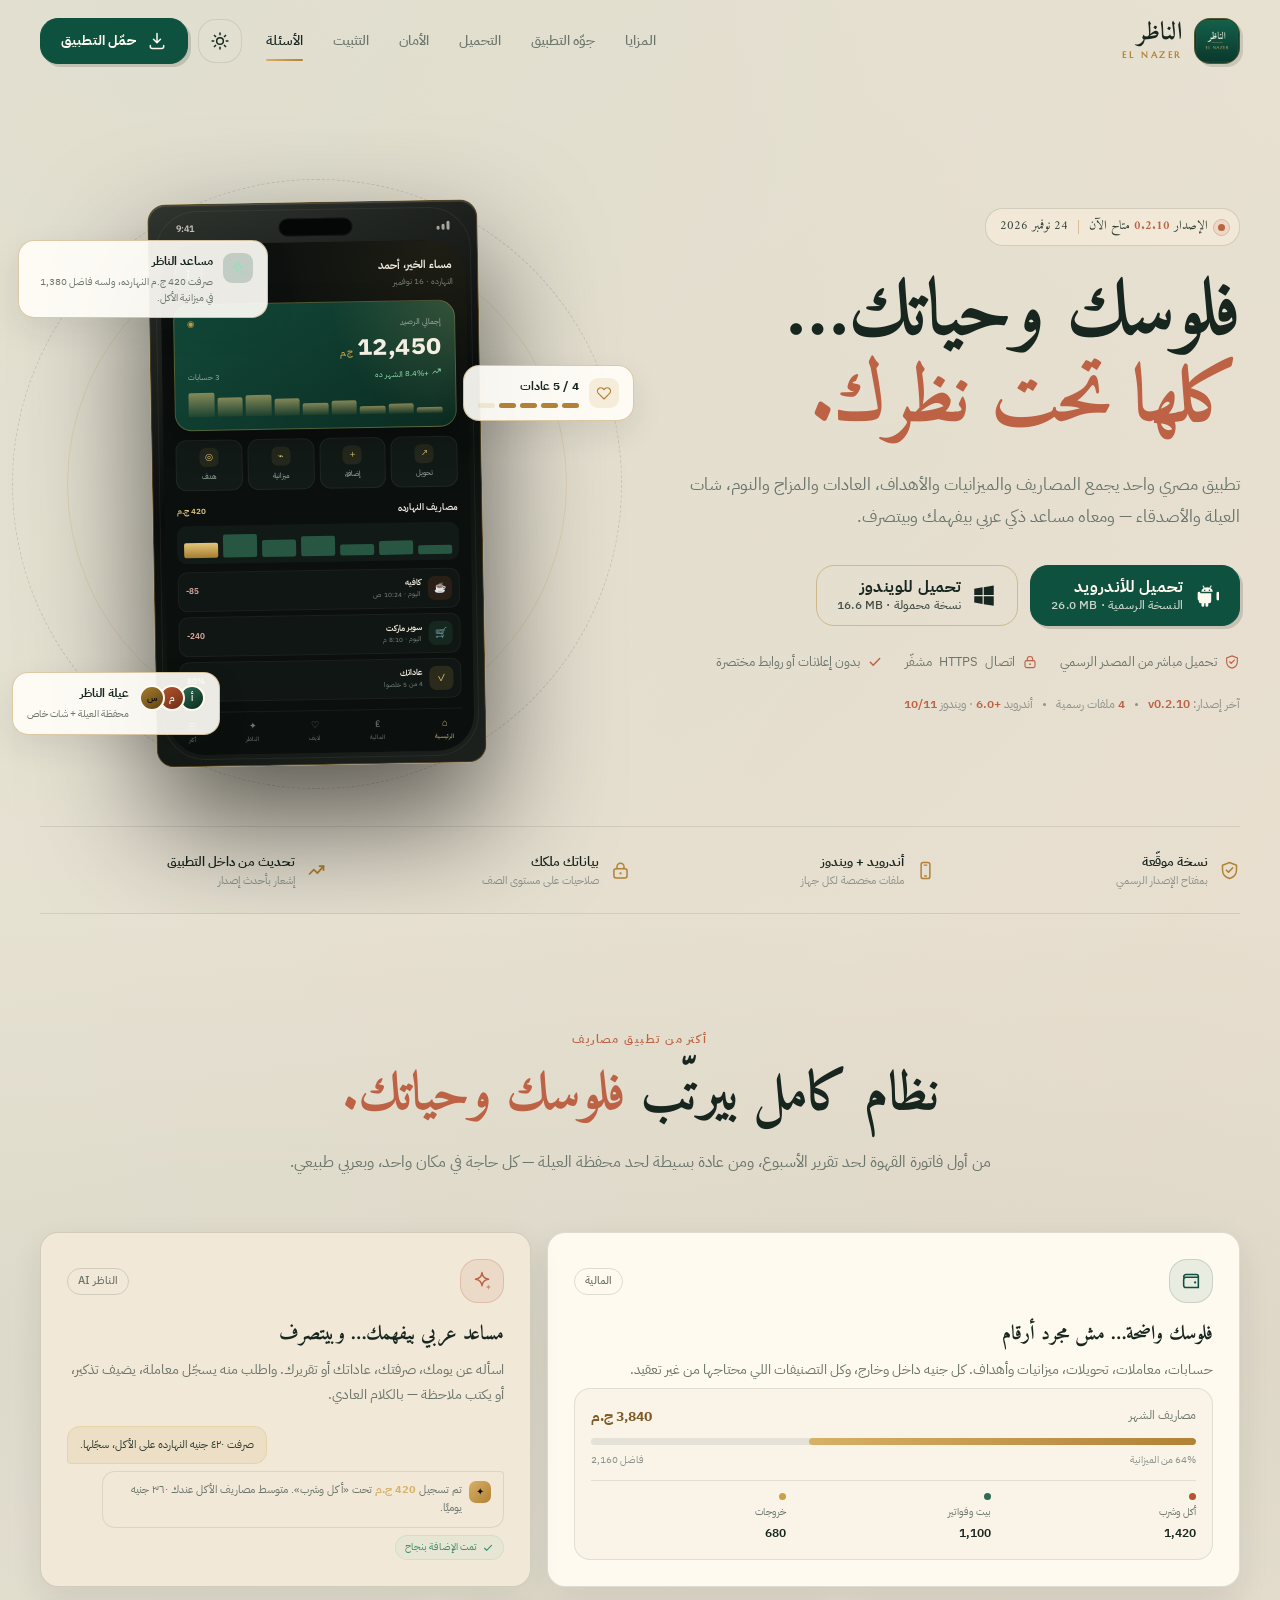
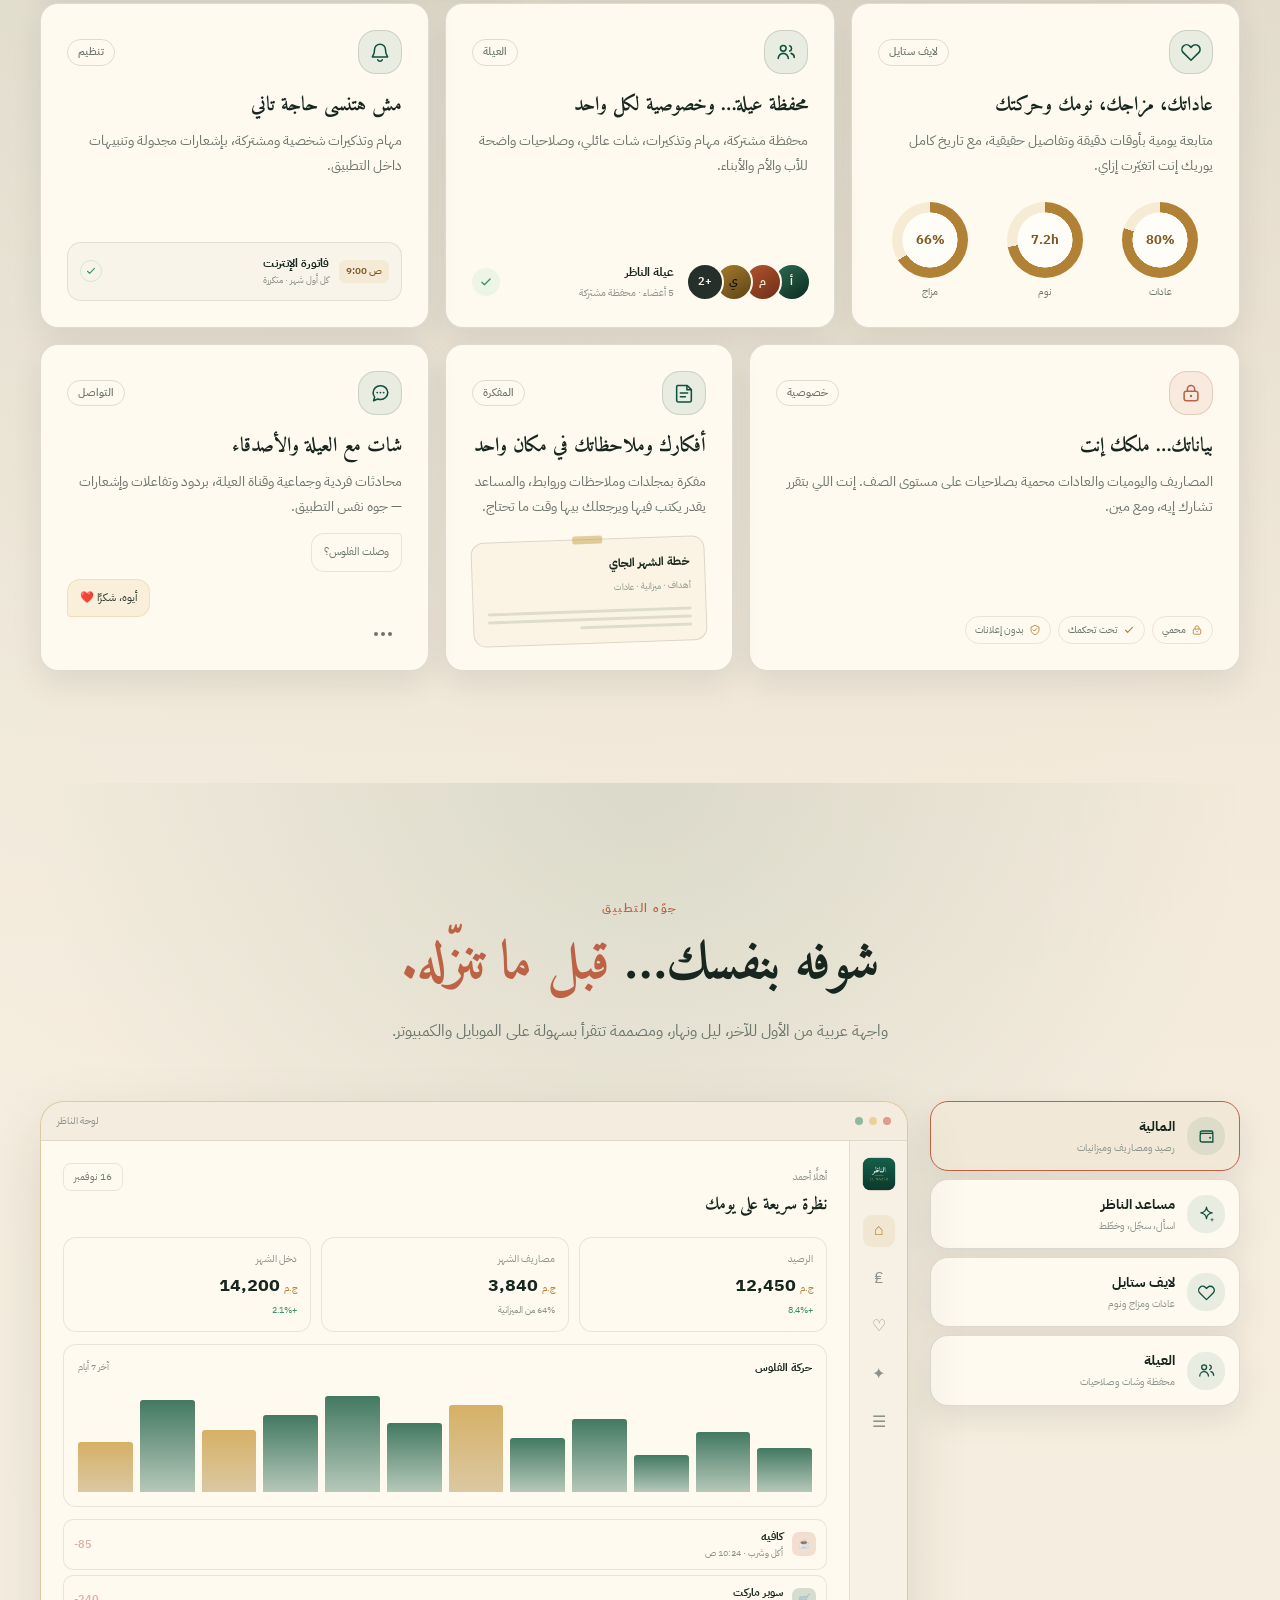
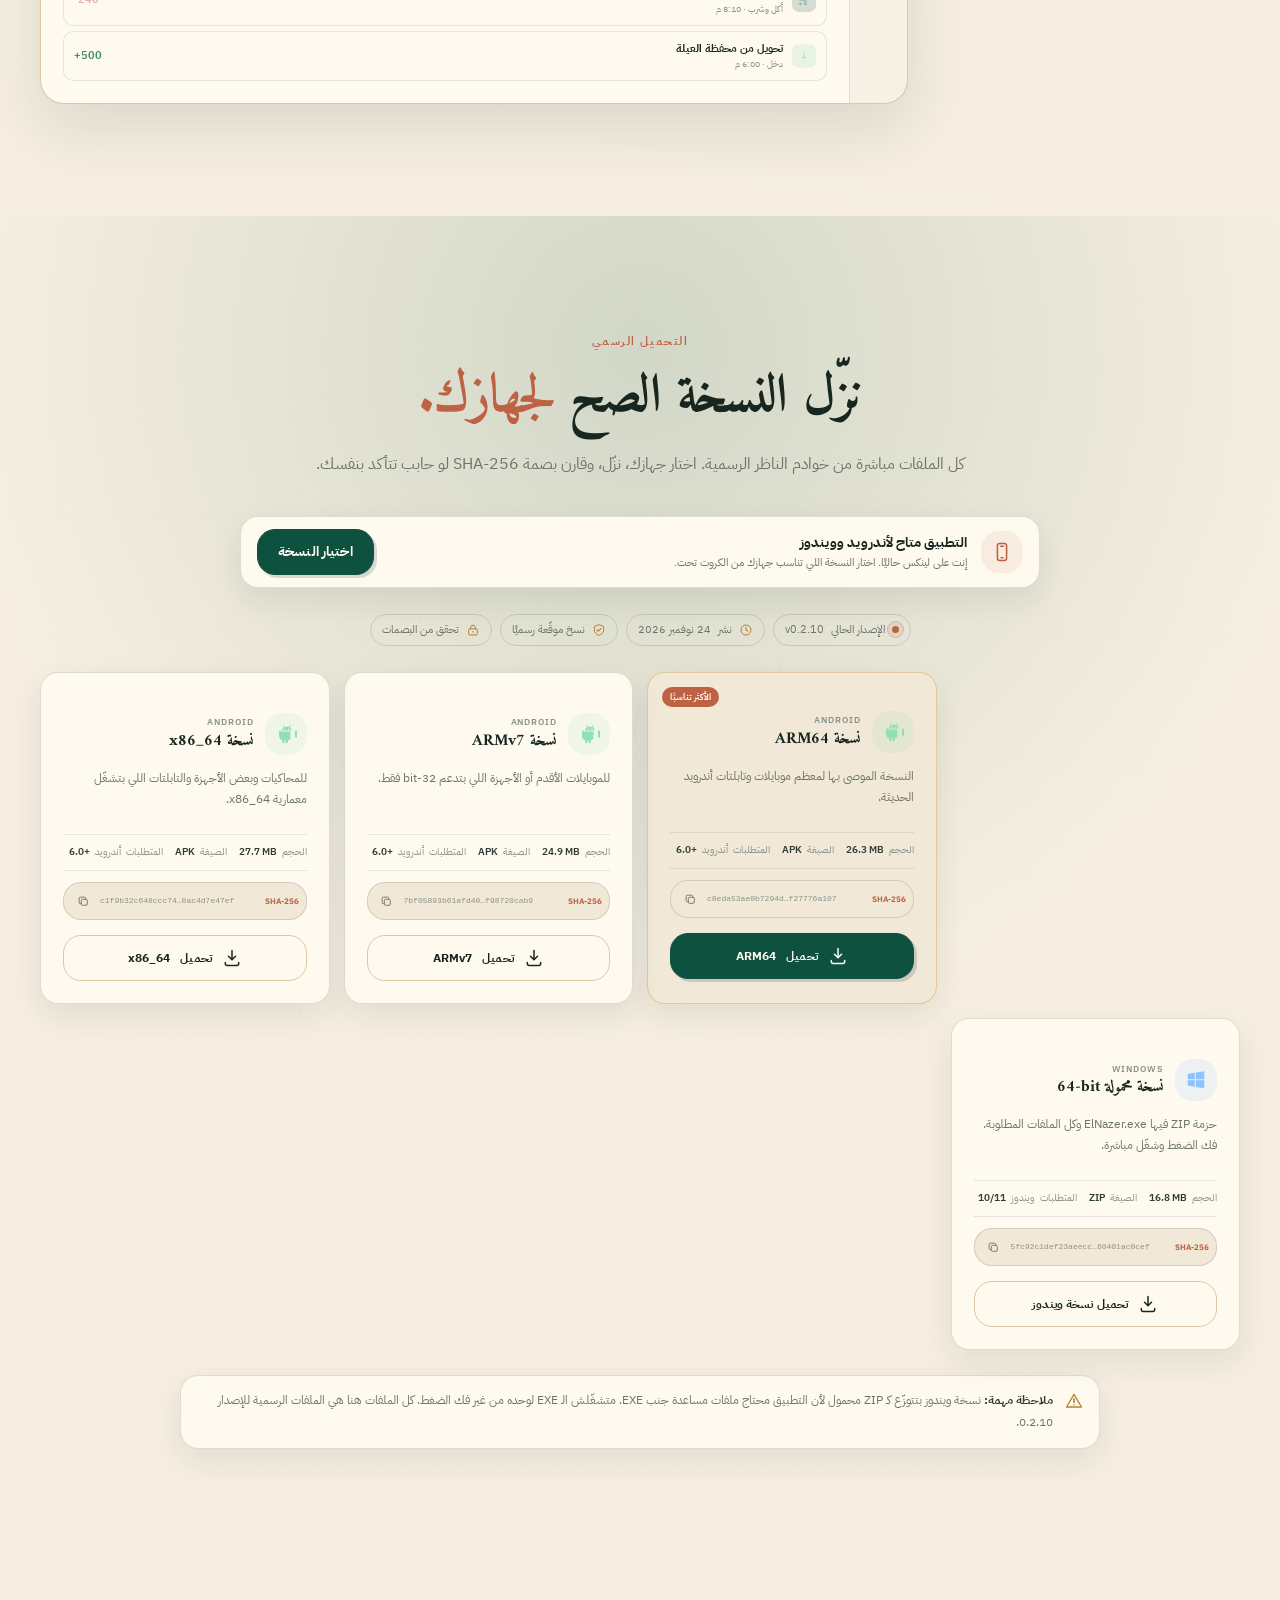
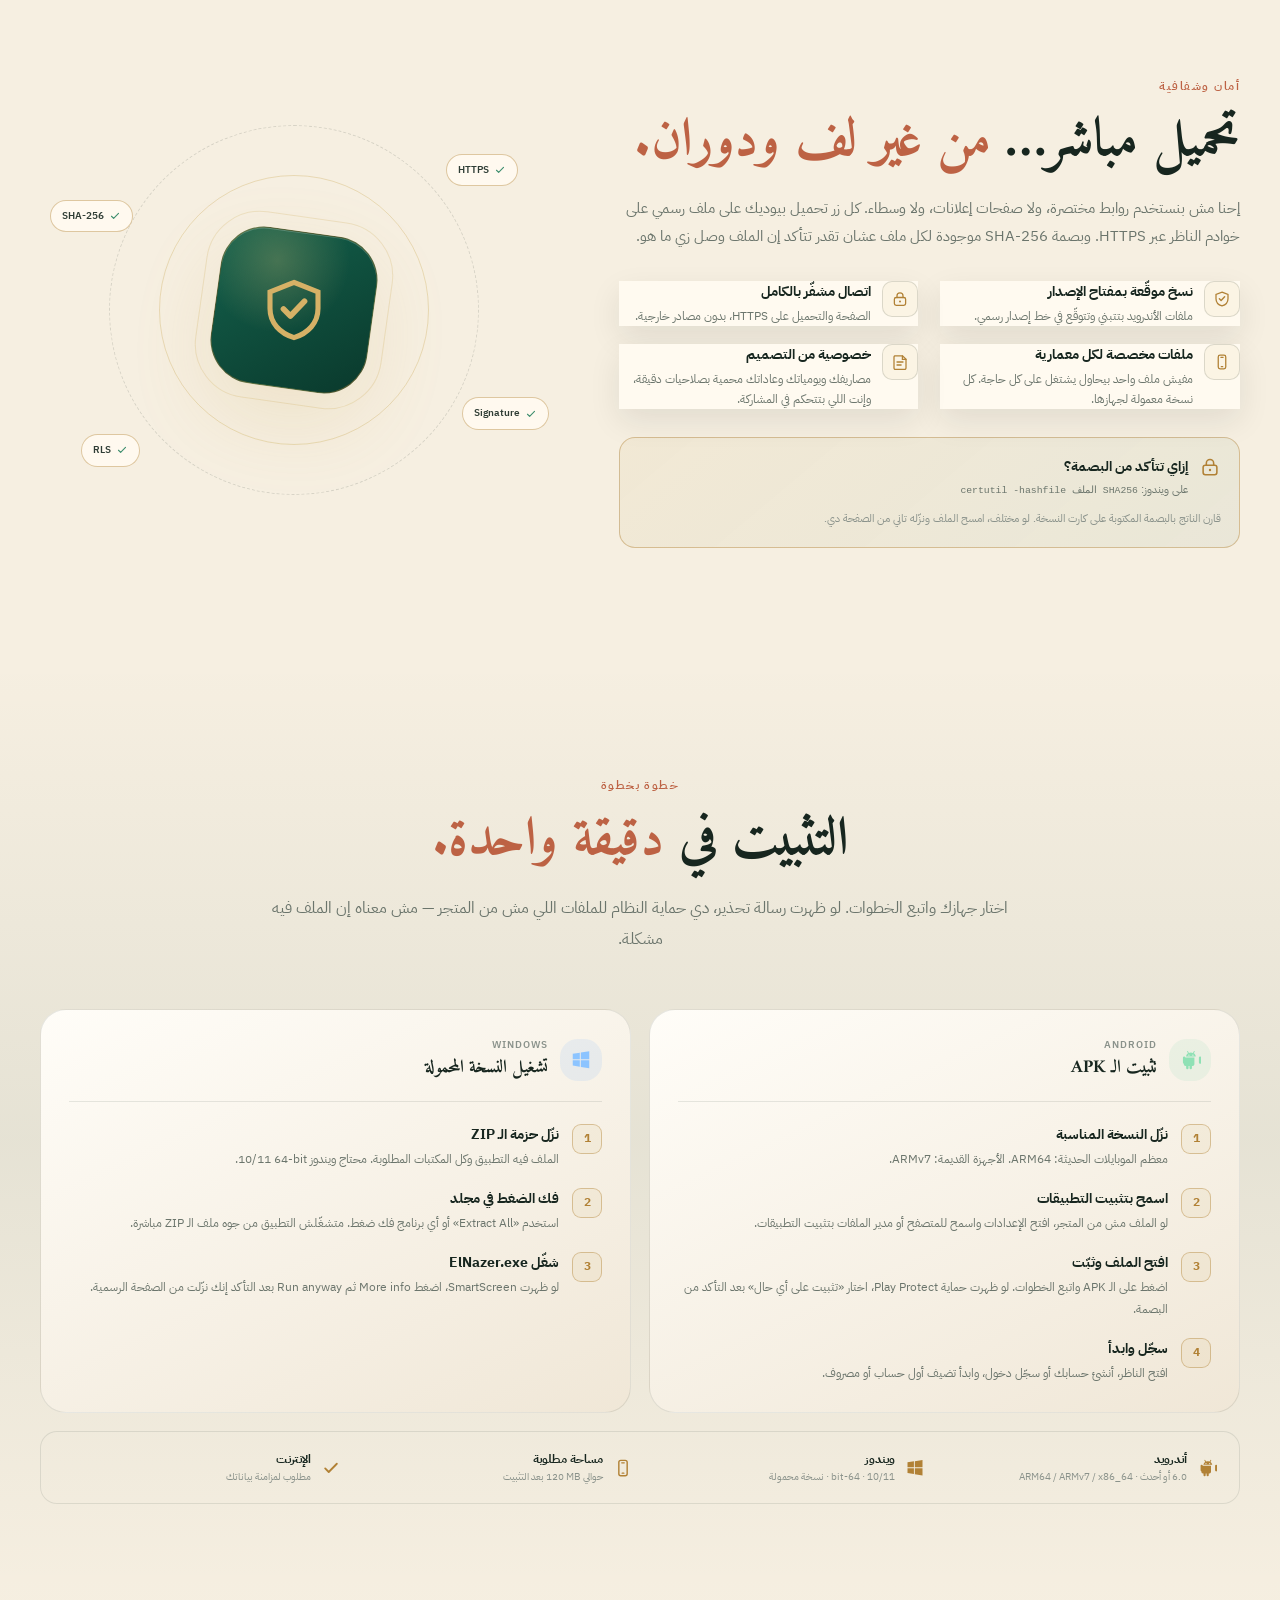
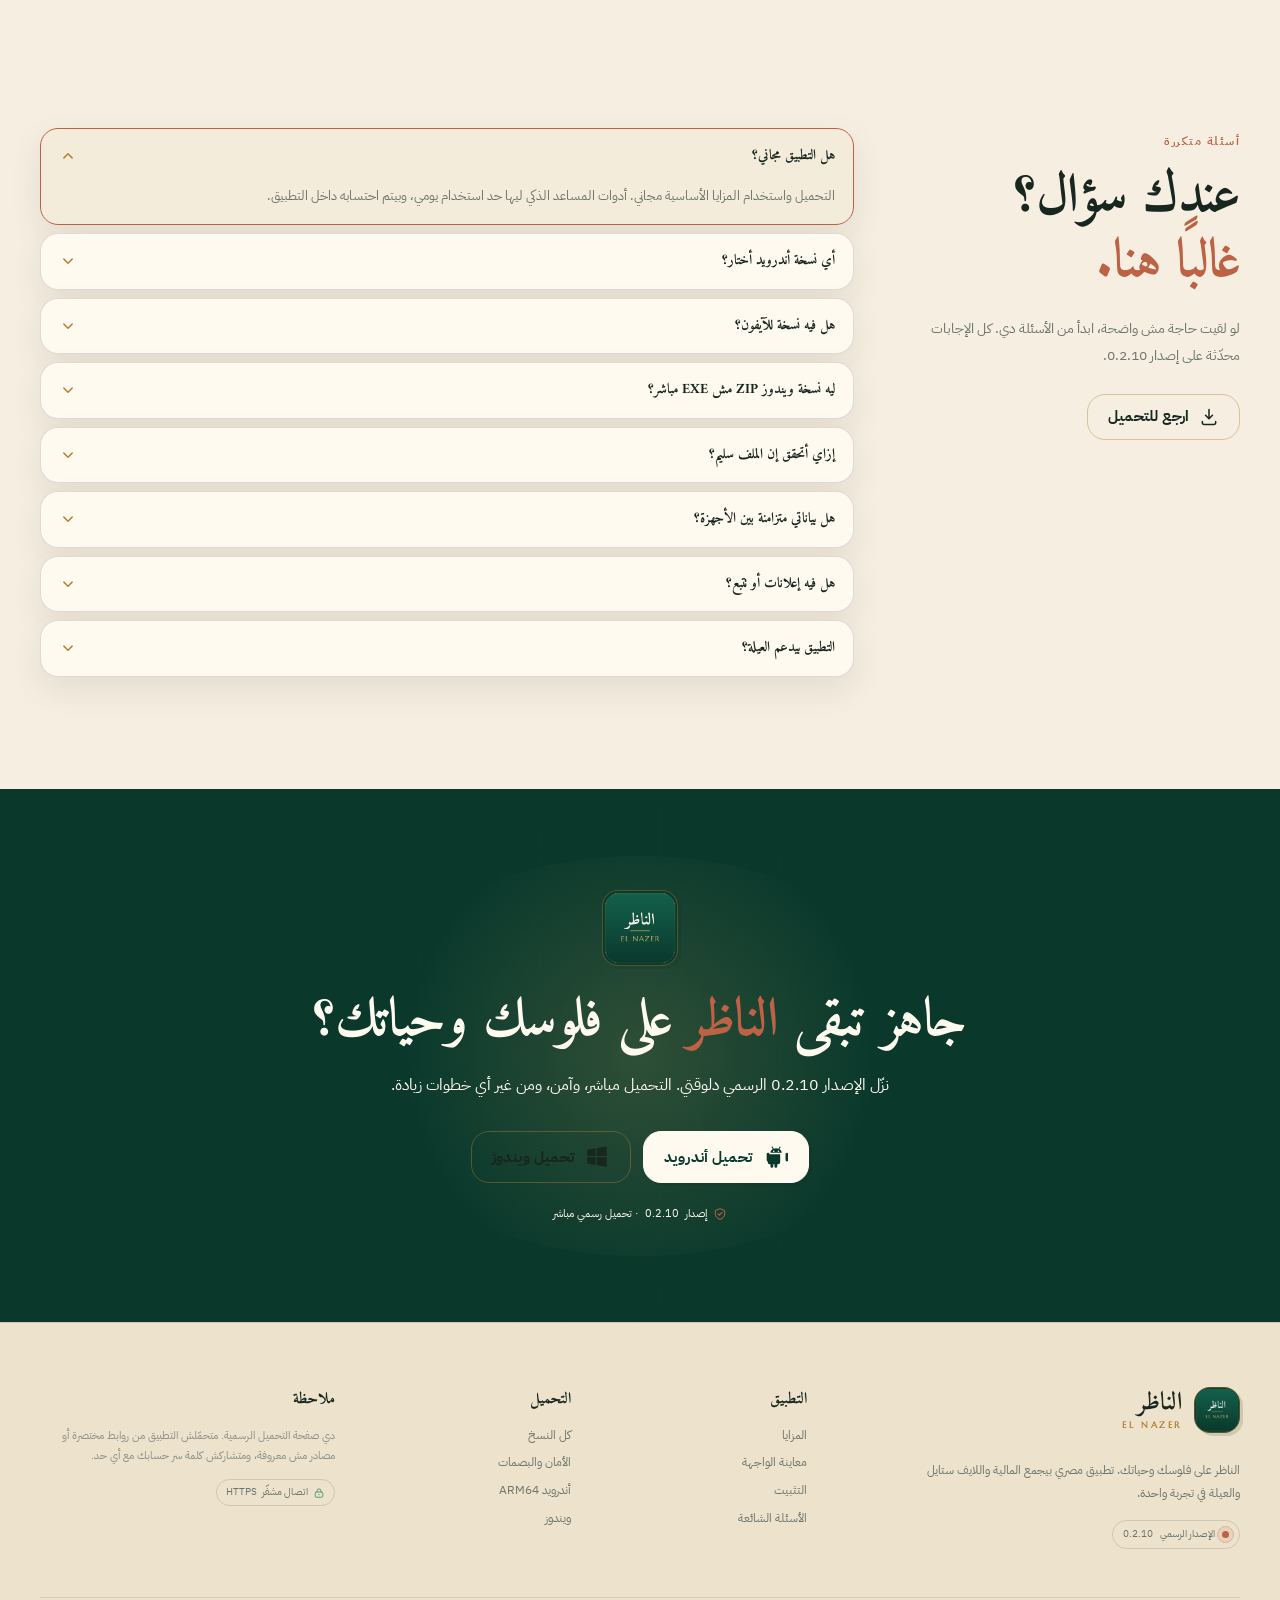
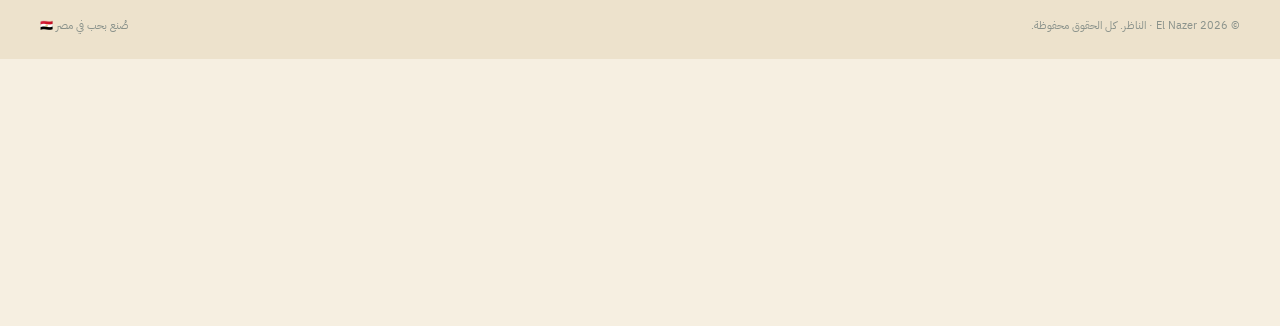
<file: index.html>
<!DOCTYPE html>
<html lang="ar" dir="rtl" data-theme="light">
<head>
  <meta charset="utf-8">
  <meta name="viewport" content="width=device-width, initial-scale=1, viewport-fit=cover">
  <title>تحميل تطبيق الناظر | El Nazer 0.2.10 — أندرويد وويندوز</title>
  <meta name="description" content="حمّل تطبيق الناظر 0.2.10 الرسمي. تطبيق مصري للمصاريف والميزانيات والعادات والشات العائلي مع مساعد ذكي عربي. تحميل مباشر وآمن لأندرويد (ARM64 وARMv7 وx86_64) وويندوز.">
  <meta name="theme-color" content="#F6EFE1">
  <meta name="color-scheme" content="light dark">
  <meta name="referrer" content="strict-origin-when-cross-origin">
  <meta http-equiv="Content-Security-Policy" content="default-src 'self'; base-uri 'none'; form-action 'none'; object-src 'none'; img-src 'self' data:; font-src 'self'; style-src 'self' 'unsafe-inline'; script-src 'self'; connect-src 'self'; manifest-src 'self'; upgrade-insecure-requests">
  <meta property="og:type" content="website">
  <meta property="og:locale" content="ar_EG">
  <meta property="og:site_name" content="El Nazer — الناظر">
  <meta property="og:title" content="الناظر 0.2.10 — فلوسك وحياتك تحت نظرك">
  <meta property="og:description" content="تحميل رسمي ومباشر لتطبيق الناظر لأندرويد وويندوز. مصاريف، ميزانيات، عادات، عيلة، ومساعد ذكي عربي.">
  <meta property="og:image" content="./assets/brand/app_icon.png">
  <meta name="twitter:card" content="summary_large_image">
  <meta name="twitter:title" content="تحميل تطبيق الناظر 0.2.10">
  <meta name="twitter:description" content="مصاريفك، عاداتك، عيلتك، ومساعدك الذكي في تطبيق واحد. تحميل مباشر لأندرويد وويندوز.">
  <meta name="twitter:image" content="./assets/brand/app_icon.png">
  <link rel="icon" href="./assets/brand/app_icon.png" type="image/png">
  <link rel="apple-touch-icon" href="./assets/brand/app_icon.png">
  <link rel="manifest" href="./site.webmanifest">
  <link rel="stylesheet" href="./assets/css/style.css">
  <link rel="stylesheet" href="./assets/css/cairo.css">
  <script src="./assets/js/app.js" defer></script>
</head>
<body>
  <a class="skip-link" href="#main">تخطَّ إلى المحتوى</a>

  <div class="reading-progress" aria-hidden="true"><span id="readingProgress"></span></div>

  <svg class="svg-sprite" aria-hidden="true" focusable="false">
    <symbol id="i-android" viewBox="0 0 24 24"><path d="M7.2 9.4h9.6v7.2a2 2 0 0 1-2 2h-.7v2.1a1.3 1.3 0 1 1-2.6 0v-2.1h-1.1v2.1a1.3 1.3 0 1 1-2.6 0v-2.1h-.6a2 2 0 0 1-2-2V9.4Zm-2.9 0a1.3 1.3 0 0 1 2.6 0v5.4a1.3 1.3 0 1 1-2.6 0V9.4Zm17.4 0a1.3 1.3 0 0 1 2.6 0v5.4a1.3 1.3 0 1 1-2.6 0V9.4ZM7.7 8.1c.2-1.4 1-2.6 2.2-3.4l-1-1.7a.5.5 0 0 1 .9-.5l1 1.8a5.6 5.6 0 0 1 4.4 0l1-1.8a.5.5 0 0 1 .9.5l-1 1.7c1.2.8 2 2 2.2 3.4H7.7Zm3.1-2.1a.7.7 0 1 0 0 1.4.7.7 0 0 0 0-1.4Zm4.4 0a.7.7 0 1 0 0 1.4.7.7 0 0 0 0-1.4Z"/></symbol>
    <symbol id="i-windows" viewBox="0 0 24 24"><path d="M3 5.2 10.7 4v7.1H3V5.2Zm8.8-1.3L21 2.4v8.7h-9.2V3.9ZM3 12.2h7.7v7.1L3 18.1v-5.9Zm8.8 0H21v8.7l-9.2-1.4v-7.3Z"/></symbol>
    <symbol id="i-download" viewBox="0 0 24 24"><path d="M12 3v11.2m0 0 4.2-4.2M12 14.2 7.8 10M4 17.5v1.2A2.3 2.3 0 0 0 6.3 21h11.4a2.3 2.3 0 0 0 2.3-2.3v-1.2" fill="none" stroke="currentColor" stroke-width="1.8" stroke-linecap="round" stroke-linejoin="round"/></symbol>
    <symbol id="i-shield" viewBox="0 0 24 24"><path d="M12 2.8 20 6v5.5c0 4.9-3.4 8.3-8 9.7-4.6-1.4-8-4.8-8-9.7V6l8-3.2Z" fill="none" stroke="currentColor" stroke-width="1.7"/><path d="m8.5 11.7 2.3 2.3 4.7-4.9" fill="none" stroke="currentColor" stroke-width="1.9" stroke-linecap="round" stroke-linejoin="round"/></symbol>
    <symbol id="i-check" viewBox="0 0 24 24"><path d="m5 12.5 4.3 4.3L19 6.9" fill="none" stroke="currentColor" stroke-width="2.2" stroke-linecap="round" stroke-linejoin="round"/></symbol>
    <symbol id="i-copy" viewBox="0 0 24 24"><rect x="8" y="8" width="11" height="11" rx="2.2" fill="none" stroke="currentColor" stroke-width="1.7"/><path d="M16 8V6.2A2.2 2.2 0 0 0 13.8 4H6.2A2.2 2.2 0 0 0 4 6.2v7.6A2.2 2.2 0 0 0 6.2 16H8" fill="none" stroke="currentColor" stroke-width="1.7"/></symbol>
    <symbol id="i-wallet" viewBox="0 0 24 24"><path d="M4 7.5A2.5 2.5 0 0 1 6.5 5H18a2 2 0 0 1 2 2v1H6.5A2.5 2.5 0 0 0 4 10.5v6A2.5 2.5 0 0 0 6.5 19H20V9" fill="none" stroke="currentColor" stroke-width="1.7" stroke-linecap="round"/><circle cx="16.5" cy="13.5" r="1.2" fill="currentColor"/></symbol>
    <symbol id="i-chart" viewBox="0 0 24 24"><path d="M4 20V4m0 16h16" fill="none" stroke="currentColor" stroke-width="1.7" stroke-linecap="round"/><path d="M7.5 16v-4.5M12 16V7.5M16.5 16v-7" fill="none" stroke="currentColor" stroke-width="2.2" stroke-linecap="round"/></symbol>
    <symbol id="i-spark" viewBox="0 0 24 24"><path d="M12 2.8c.6 4.8 2.4 6.6 7.2 7.2-4.8.6-6.6 2.4-7.2 7.2-.6-4.8-2.4-6.6-7.2-7.2 4.8-.6 6.6-2.4 7.2-7.2Z" fill="none" stroke="currentColor" stroke-width="1.6" stroke-linejoin="round"/><path d="M19 15.5c.3 2.1 1 2.8 3.1 3.1-2.1.3-2.8 1-3.1 3.1-.3-2.1-1-2.8-3.1-3.1 2.1-.3 2.8-1 3.1-3.1Z" fill="currentColor" opacity=".7"/></symbol>
    <symbol id="i-heart" viewBox="0 0 24 24"><path d="M20.4 5.6a5 5 0 0 0-7.1 0L12 6.9l-1.3-1.3a5 5 0 0 0-7.1 7.1L12 21l8.4-8.3a5 5 0 0 0 0-7.1Z" fill="none" stroke="currentColor" stroke-width="1.7" stroke-linejoin="round"/></symbol>
    <symbol id="i-users" viewBox="0 0 24 24"><circle cx="9" cy="8" r="3.1" fill="none" stroke="currentColor" stroke-width="1.7"/><path d="M3.5 19a5.5 5.5 0 0 1 11 0M16 5.2a3 3 0 0 1 0 5.7M17.5 13.5A4.6 4.6 0 0 1 21 18" fill="none" stroke="currentColor" stroke-width="1.7" stroke-linecap="round"/></symbol>
    <symbol id="i-bell" viewBox="0 0 24 24"><path d="M18 9.5a6 6 0 0 0-12 0c0 6-2.3 6.5-2.3 8h16.6c0-1.5-2.3-2-2.3-8Z" fill="none" stroke="currentColor" stroke-width="1.7" stroke-linejoin="round"/><path d="M9.5 20.5a2.7 2.7 0 0 0 5 0" fill="none" stroke="currentColor" stroke-width="1.7" stroke-linecap="round"/></symbol>
    <symbol id="i-lock" viewBox="0 0 24 24"><rect x="4.5" y="10" width="15" height="10.5" rx="2.4" fill="none" stroke="currentColor" stroke-width="1.7"/><path d="M8 10V7.8a4 4 0 0 1 8 0V10" fill="none" stroke="currentColor" stroke-width="1.7" stroke-linecap="round"/><circle cx="12" cy="15.2" r="1.3" fill="currentColor"/></symbol>
    <symbol id="i-note" viewBox="0 0 24 24"><path d="M5 3.8h10.5L20 8.3V20a1.8 1.8 0 0 1-1.8 1.8H5.8A1.8 1.8 0 0 1 4 20V5.6a1.8 1.8 0 0 1 1-1.8Z" fill="none" stroke="currentColor" stroke-width="1.7" stroke-linejoin="round"/><path d="M15.2 4v4.5H20M8 12h8M8 16h5.5" fill="none" stroke="currentColor" stroke-width="1.7" stroke-linecap="round"/></symbol>
    <symbol id="i-chat" viewBox="0 0 24 24"><path d="M20.5 11.5a7.8 7.8 0 0 1-8 7.6 8.6 8.6 0 0 1-3-.5L5 20.5l1.2-4a7.4 7.4 0 0 1-1.7-5A7.8 7.8 0 0 1 12.5 4a7.8 7.8 0 0 1 8 7.5Z" fill="none" stroke="currentColor" stroke-width="1.7" stroke-linejoin="round"/><circle cx="9" cy="11.5" r="1" fill="currentColor"/><circle cx="12.5" cy="11.5" r="1" fill="currentColor"/><circle cx="16" cy="11.5" r="1" fill="currentColor"/></symbol>
    <symbol id="i-arrow" viewBox="0 0 24 24"><path d="M19 12H5m0 0 5.5-5.5M5 12l5.5 5.5" fill="none" stroke="currentColor" stroke-width="1.9" stroke-linecap="round" stroke-linejoin="round"/></symbol>
    <symbol id="i-sun" viewBox="0 0 24 24"><circle cx="12" cy="12" r="4" fill="none" stroke="currentColor" stroke-width="1.8"/><path d="M12 2.5v2M12 19.5v2M2.5 12h2M19.5 12h2M5.3 5.3l1.4 1.4M17.3 17.3l1.4 1.4M18.7 5.3l-1.4 1.4M6.7 17.3l-1.4 1.4" fill="none" stroke="currentColor" stroke-width="1.8" stroke-linecap="round"/></symbol>
    <symbol id="i-moon" viewBox="0 0 24 24"><path d="M20.5 14.2A8.6 8.6 0 0 1 9.8 3.5a8.7 8.7 0 1 0 10.7 10.7Z" fill="none" stroke="currentColor" stroke-width="1.8" stroke-linejoin="round"/></symbol>
    <symbol id="i-menu" viewBox="0 0 24 24"><path d="M4 7h16M4 12h16M4 17h16" fill="none" stroke="currentColor" stroke-width="1.9" stroke-linecap="round"/></symbol>
    <symbol id="i-close" viewBox="0 0 24 24"><path d="m6 6 12 12M18 6 6 18" fill="none" stroke="currentColor" stroke-width="1.9" stroke-linecap="round"/></symbol>
    <symbol id="i-chevron" viewBox="0 0 24 24"><path d="m6.5 9.5 5.5 5.5 5.5-5.5" fill="none" stroke="currentColor" stroke-width="1.9" stroke-linecap="round" stroke-linejoin="round"/></symbol>
    <symbol id="i-clock" viewBox="0 0 24 24"><circle cx="12" cy="12" r="8.6" fill="none" stroke="currentColor" stroke-width="1.7"/><path d="M12 7.2V12l3.2 2" fill="none" stroke="currentColor" stroke-width="1.8" stroke-linecap="round"/></symbol>
    <symbol id="i-device" viewBox="0 0 24 24"><rect x="7" y="2.8" width="10" height="18.4" rx="2.4" fill="none" stroke="currentColor" stroke-width="1.7"/><path d="M10.5 5.8h3M11 18.2h2" fill="none" stroke="currentColor" stroke-width="1.6" stroke-linecap="round"/></symbol>
    <symbol id="i-trend" viewBox="0 0 24 24"><path d="m4 16 5-5 4 4 7-8" fill="none" stroke="currentColor" stroke-width="2" stroke-linecap="round" stroke-linejoin="round"/><path d="M15.5 7H20v4.5" fill="none" stroke="currentColor" stroke-width="2" stroke-linecap="round" stroke-linejoin="round"/></symbol>
    <symbol id="i-alert" viewBox="0 0 24 24"><path d="M12 3.2 22 20H2L12 3.2Z" fill="none" stroke="currentColor" stroke-width="1.7" stroke-linejoin="round"/><path d="M12 9v5" fill="none" stroke="currentColor" stroke-width="2" stroke-linecap="round"/><circle cx="12" cy="17" r="1.1" fill="currentColor"/></symbol>
  </svg>

  <header class="site-header" id="top">
    <div class="container header-inner">
      <a class="brand" href="#top" aria-label="الناظر — الرئيسية">
        <img src="./assets/brand/app_icon.png" width="46" height="46" alt="" class="brand-mark">
        <span class="brand-copy">
          <strong>الناظر</strong>
          <small>EL NAZER</small>
        </span>
      </a>
      <nav class="desktop-nav" aria-label="التنقل الرئيسي">
        <a href="#features">المزايا</a>
        <a href="#preview">جوّه التطبيق</a>
        <a href="#download">التحميل</a>
        <a href="#security">الأمان</a>
        <a href="#install">التثبيت</a>
        <a href="#faq">الأسئلة</a>
      </nav>
      <div class="header-actions">
        <button class="icon-button theme-button" id="themeToggle" type="button" aria-label="تبديل الوضع الليلي والنهاري" aria-pressed="false">
          <svg class="theme-icon theme-icon-moon" aria-hidden="true"><use href="#i-moon"/></svg>
          <svg class="theme-icon theme-icon-sun" aria-hidden="true"><use href="#i-sun"/></svg>
        </button>
        <a class="button button-primary button-compact desktop-cta" href="#download">
          <svg aria-hidden="true"><use href="#i-download"/></svg>
          حمّل التطبيق
        </a>
        <button class="icon-button menu-button" id="menuToggle" type="button" aria-label="فتح القائمة" aria-expanded="false" aria-controls="mobileMenu">
          <svg class="menu-icon-open" aria-hidden="true"><use href="#i-menu"/></svg>
          <svg class="menu-icon-close" aria-hidden="true"><use href="#i-close"/></svg>
        </button>
      </div>
    </div>
    <div class="mobile-menu" id="mobileMenu" hidden>
      <nav class="container mobile-nav" aria-label="التنقل على الموبايل">
        <a href="#features">المزايا</a>
        <a href="#preview">جوّه التطبيق</a>
        <a href="#download">التحميل</a>
        <a href="#security">الأمان</a>
        <a href="#install">التثبيت</a>
        <a href="#faq">الأسئلة</a>
        <a class="button button-primary" href="#download"><svg aria-hidden="true"><use href="#i-download"/></svg> حمّل التطبيق</a>
      </nav>
    </div>
  </header>

  <main id="main">
    <section class="hero" aria-labelledby="heroTitle">
      <div class="hero-mashrabiya" aria-hidden="true"></div>
      <div class="hero-glow hero-glow-one" aria-hidden="true"></div>
      <div class="hero-glow hero-glow-two" aria-hidden="true"></div>
      <div class="container hero-grid">
        <div class="hero-copy">
          <div class="release-pill">
            <span class="pulse-dot" aria-hidden="true"></span>
            <span>الإصدار <bdi>0.2.10</bdi> متاح الآن</span>
            <span class="pill-separator" aria-hidden="true"></span>
            <span>24 نوفمبر 2026</span>
          </div>
          <h1 id="heroTitle">فلوسك وحياتك…<br><span class="gradient-text">كلها تحت نظرك.</span></h1>
          <p class="hero-lead">تطبيق مصري واحد يجمع المصاريف والميزانيات والأهداف، العادات والمزاج والنوم، شات العيلة والأصدقاء — ومعاه مساعد ذكي عربي بيفهمك وبيتصرف.</p>
          <div class="hero-actions">
            <a class="button button-primary button-large" href="https://jqbkdyzlqjifqpcjaegp.supabase.co/storage/v1/object/public/downloads/elnazer-latest-arm64.apk" data-download="arm64" rel="noopener">
              <svg aria-hidden="true"><use href="#i-android"/></svg>
              <span><strong>تحميل للأندرويد</strong><small>النسخة الرسمية · <bdi>26.0 MB</bdi></small></span>
            </a>
            <a class="button button-ghost button-large" href="https://jqbkdyzlqjifqpcjaegp.supabase.co/storage/v1/object/public/downloads/elnazer-latest-windows.zip" data-download="windows" rel="noopener">
              <svg aria-hidden="true"><use href="#i-windows"/></svg>
              <span><strong>تحميل للويندوز</strong><small>نسخة محمولة · <bdi>16.6 MB</bdi></small></span>
            </a>
          </div>
          <div class="hero-assurance">
            <span><svg aria-hidden="true"><use href="#i-shield"/></svg> تحميل مباشر من المصدر الرسمي</span>
            <span><svg aria-hidden="true"><use href="#i-lock"/></svg> اتصال <bdi>HTTPS</bdi> مشفّر</span>
            <span><svg aria-hidden="true"><use href="#i-check"/></svg> بدون إعلانات أو روابط مختصرة</span>
          </div>
          <div class="hero-version">
            <span>آخر إصدار: <bdi>v0.2.10</bdi></span>
            <span class="dot" aria-hidden="true"></span>
            <span><bdi>4</bdi> ملفات رسمية</span>
            <span class="dot" aria-hidden="true"></span>
            <span>أندرويد <bdi>6.0+</bdi> · ويندوز <bdi>10/11</bdi></span>
          </div>
        </div>

        <div class="hero-visual" aria-label="معاينة من واجهة تطبيق الناظر">
          <div class="arch-ring arch-ring-one" aria-hidden="true"></div>
          <div class="arch-ring arch-ring-two" aria-hidden="true"></div>
          <div class="phone">
            <div class="phone-top">
              <span class="phone-time">9:41</span>
              <span class="phone-notch" aria-hidden="true"></span>
              <span class="phone-status" aria-hidden="true"><i></i><i></i><i></i></span>
            </div>
            <div class="app-screen">
              <div class="app-topbar">
                <div>
                  <p class="app-greeting">مساء الخير، أحمد</p>
                  <p class="app-date">النهارده · 16 نوفمبر</p>
                </div>
                <div class="app-avatar">أ</div>
              </div>
              <div class="balance-card">
                <div class="balance-head">
                  <span>إجمالي الرصيد</span>
                  <span class="balance-eye" aria-hidden="true">◉</span>
                </div>
                <p class="balance-value"><span>12,450</span> <small>ج.م</small></p>
                <div class="balance-foot">
                  <span class="up"><svg aria-hidden="true"><use href="#i-trend"/></svg> +8.4% الشهر ده</span>
                  <span>3 حسابات</span>
                </div>
                <div class="balance-spark" aria-hidden="true">
                  <i style="height:24%"></i><i style="height:38%"></i><i style="height:30%"></i><i style="height:54%"></i><i style="height:46%"></i><i style="height:68%"></i><i style="height:82%"></i><i style="height:74%"></i><i style="height:96%"></i>
                </div>
              </div>
              <div class="app-quick">
                <span><i class="quick-icon">↗</i> تحويل</span>
                <span><i class="quick-icon">＋</i> إضافة</span>
                <span><i class="quick-icon">⌁</i> ميزانية</span>
                <span><i class="quick-icon">◎</i> هدف</span>
              </div>
              <div class="app-section-title"><span>مصاريف النهارده</span><span>420 ج.م</span></div>
              <div class="mini-bars" aria-hidden="true">
                <i style="height:34%"></i><i style="height:52%"></i><i style="height:42%"></i><i style="height:76%"></i><i style="height:64%"></i><i style="height:88%"></i><i class="active" style="height:58%"></i>
              </div>
              <div class="app-list">
                <div class="app-row"><span class="row-icon coffee">☕</span><span><b>كافيه</b><small>اليوم · 10:24 ص</small></span><em>-85</em></div>
                <div class="app-row"><span class="row-icon cart">🛒</span><span><b>سوبر ماركت</b><small>اليوم · 8:10 م</small></span><em>-240</em></div>
                <div class="app-row"><span class="row-icon habit">✓</span><span><b>عاداتك</b><small>4 من 5 خلصوا</small></span><em class="green">80%</em></div>
              </div>
              <div class="app-nav" aria-hidden="true">
                <span class="active">⌂<small>الرئيسية</small></span><span>₤<small>المالية</small></span><span>♡<small>لايف</small></span><span>✦<small>الناظر</small></span><span>☰<small>أكتر</small></span>
              </div>
            </div>
          </div>
          <div class="float-card float-agent">
            <span class="float-icon"><svg aria-hidden="true"><use href="#i-spark"/></svg></span>
            <div><b>مساعد الناظر</b><p>صرفت 420 ج.م النهارده، ولسه فاضل 1,380 في ميزانية الأكل.</p></div>
          </div>
          <div class="float-card float-streak">
            <span class="float-icon gold"><svg aria-hidden="true"><use href="#i-heart"/></svg></span>
            <div><b>4 / 5 عادات</b><div class="streak-bars" aria-hidden="true"><i></i><i></i><i></i><i></i><i class="off"></i></div></div>
          </div>
          <div class="float-card float-family">
            <div class="avatar-stack" aria-hidden="true"><span>أ</span><span>م</span><span>س</span></div>
            <div><b>عيلة الناظر</b><p>محفظة العيلة + شات خاص</p></div>
          </div>
        </div>
      </div>
      <div class="container trust-strip">
        <div><svg aria-hidden="true"><use href="#i-shield"/></svg><span><b>نسخة موقّعة</b><small>بمفتاح الإصدار الرسمي</small></span></div>
        <div><svg aria-hidden="true"><use href="#i-device"/></svg><span><b>أندرويد + ويندوز</b><small>ملفات مخصصة لكل جهاز</small></span></div>
        <div><svg aria-hidden="true"><use href="#i-lock"/></svg><span><b>بياناتك ملكك</b><small>صلاحيات على مستوى الصف</small></span></div>
        <div><svg aria-hidden="true"><use href="#i-trend"/></svg><span><b>تحديث من داخل التطبيق</b><small>إشعار بأحدث إصدار</small></span></div>
      </div>
    </section>

    <section class="section features-section" id="features">
      <div class="container">
        <div class="section-heading reveal">
          <span class="eyebrow">أكتر من تطبيق مصاريف</span>
          <h2>نظام كامل بيرتّب <span class="gradient-text">فلوسك وحياتك.</span></h2>
          <p>من أول فاتورة القهوة لحد تقرير الأسبوع، ومن عادة بسيطة لحد محفظة العيلة — كل حاجة في مكان واحد، وبعربي طبيعي.</p>
        </div>

        <div class="bento-grid">
          <article class="bento-card bento-finance reveal">
            <div class="bento-head">
              <span class="feature-icon"><svg aria-hidden="true"><use href="#i-wallet"/></svg></span>
              <span class="feature-tag">المالية</span>
            </div>
            <h3>فلوسك واضحة… مش مجرد أرقام</h3>
            <p>حسابات، معاملات، تحويلات، ميزانيات وأهداف. كل جنيه داخل وخارج، وكل التصنيفات اللي محتاجها من غير تعقيد.</p>
            <div class="finance-demo" aria-hidden="true">
              <div class="finance-demo-top"><span>مصاريف الشهر</span><b>3,840 ج.م</b></div>
              <div class="progress-track"><i style="width:64%"></i></div>
              <div class="finance-demo-legend"><span>64% من الميزانية</span><span>فاضل 2,160</span></div>
              <div class="finance-demo-rows">
                <span><i class="cat cat-food"></i> أكل وشرب <b>1,420</b></span>
                <span><i class="cat cat-home"></i> بيت وفواتير <b>1,100</b></span>
                <span><i class="cat cat-fun"></i> خروجات <b>680</b></span>
              </div>
            </div>
          </article>

          <article class="bento-card bento-ai reveal">
            <div class="bento-head">
              <span class="feature-icon gold"><svg aria-hidden="true"><use href="#i-spark"/></svg></span>
              <span class="feature-tag">الناظر AI</span>
            </div>
            <h3>مساعد عربي بيفهمك… وبيتصرف</h3>
            <p>اسأله عن يومك، صرفتك، عاداتك أو تقريرك. واطلب منه يسجّل معاملة، يضيف تذكير، أو يكتب ملاحظة — بالكلام العادي.</p>
            <div class="chat-demo" aria-hidden="true">
              <div class="chat-bubble user">صرفت ٤٢٠ جنيه النهارده على الأكل، سجّلها.</div>
              <div class="chat-bubble ai"><span class="ai-avatar">✦</span><span>تم تسجيل <b>420 ج.م</b> تحت «أكل وشرب». متوسط مصاريف الأكل عندك ٣٦٠ جنيه يوميًا.</span></div>
              <div class="action-chip"><svg><use href="#i-check"/></svg> تمت الإضافة بنجاح</div>
            </div>
          </article>

          <article class="bento-card bento-life reveal">
            <div class="bento-head">
              <span class="feature-icon"><svg aria-hidden="true"><use href="#i-heart"/></svg></span>
              <span class="feature-tag">لايف ستايل</span>
            </div>
            <h3>عاداتك، مزاجك، نومك وحركتك</h3>
            <p>متابعة يومية بأوقات دقيقة وتفاصيل حقيقية، مع تاريخ كامل يوريك إنت اتغيّرت إزاي.</p>
            <div class="rings-demo" aria-hidden="true">
              <div class="ring"><span style="--value:80%">80%</span><small>عادات</small></div>
              <div class="ring"><span style="--value:72%">7.2h</span><small>نوم</small></div>
              <div class="ring"><span style="--value:66%">66%</span><small>مزاج</small></div>
            </div>
          </article>

          <article class="bento-card bento-family reveal">
            <div class="bento-head">
              <span class="feature-icon"><svg aria-hidden="true"><use href="#i-users"/></svg></span>
              <span class="feature-tag">العيلة</span>
            </div>
            <h3>محفظة عيلة… وخصوصية لكل واحد</h3>
            <p>محفظة مشتركة، مهام وتذكيرات، شات عائلي، وصلاحيات واضحة للأب والأم والأبناء.</p>
            <div class="family-demo" aria-hidden="true">
              <div class="avatar-stack large"><span>أ</span><span>م</span><span>ي</span><span>+2</span></div>
              <div class="family-demo-copy"><b>عيلة الناظر</b><span>5 أعضاء · محفظة مشتركة</span></div>
              <span class="family-check"><svg><use href="#i-check"/></svg></span>
            </div>
          </article>

          <article class="bento-card bento-reminders reveal">
            <div class="bento-head">
              <span class="feature-icon"><svg aria-hidden="true"><use href="#i-bell"/></svg></span>
              <span class="feature-tag">تنظيم</span>
            </div>
            <h3>مش هتنسى حاجة تاني</h3>
            <p>مهام وتذكيرات شخصية ومشتركة، بإشعارات مجدولة وتنبيهات داخل التطبيق.</p>
            <div class="reminder-demo" aria-hidden="true">
              <span class="reminder-time">9:00 ص</span>
              <div><b>فاتورة الإنترنت</b><small>كل أول شهر · متكررة</small></div>
              <span class="reminder-check"><svg><use href="#i-check"/></svg></span>
            </div>
          </article>

          <article class="bento-card bento-private reveal">
            <div class="bento-head">
              <span class="feature-icon gold"><svg aria-hidden="true"><use href="#i-lock"/></svg></span>
              <span class="feature-tag">خصوصية</span>
            </div>
            <h3>بياناتك… ملكك إنت</h3>
            <p>المصاريف واليوميات والعادات محمية بصلاحيات على مستوى الصف. إنت اللي بتقرر تشارك إيه، ومع مين.</p>
            <div class="privacy-demo" aria-hidden="true">
              <span><svg><use href="#i-lock"/></svg> محمي</span>
              <span><svg><use href="#i-check"/></svg> تحت تحكمك</span>
              <span><svg><use href="#i-shield"/></svg> بدون إعلانات</span>
            </div>
          </article>

          <article class="bento-card bento-notebook reveal">
            <div class="bento-head">
              <span class="feature-icon"><svg aria-hidden="true"><use href="#i-note"/></svg></span>
              <span class="feature-tag">المفكرة</span>
            </div>
            <h3>أفكارك وملاحظاتك في مكان واحد</h3>
            <p>مفكرة بمجلدات وملاحظات وروابط، والمساعد يقدر يكتب فيها ويرجعلك بيها وقت ما تحتاج.</p>
            <div class="note-demo" aria-hidden="true">
              <span class="note-pin"></span>
              <b>خطة الشهر الجاي</b>
              <small>أهداف · ميزانية · عادات</small>
              <div class="note-lines"><i></i><i></i><i class="short"></i></div>
            </div>
          </article>

          <article class="bento-card bento-chat reveal">
            <div class="bento-head">
              <span class="feature-icon"><svg aria-hidden="true"><use href="#i-chat"/></svg></span>
              <span class="feature-tag">التواصل</span>
            </div>
            <h3>شات مع العيلة والأصدقاء</h3>
            <p>محادثات فردية وجماعية وقناة العيلة، بردود وتفاعلات وإشعارات — جوه نفس التطبيق.</p>
            <div class="chat-demo small" aria-hidden="true">
              <div class="chat-bubble other"><span>وصلت الفلوس؟</span></div>
              <div class="chat-bubble user">أيوه، شكرًا ❤️</div>
              <div class="typing"><i></i><i></i><i></i></div>
            </div>
          </article>
        </div>
      </div>
    </section>

    <section class="section preview-section" id="preview">
      <div class="container">
        <div class="section-heading reveal">
          <span class="eyebrow">جوّه التطبيق</span>
          <h2>شوفه بنفسك… <span class="gradient-text">قبل ما تنزّله.</span></h2>
          <p>واجهة عربية من الأول للآخر، ليل ونهار، ومصممة تتقرأ بسهولة على الموبايل والكمبيوتر.</p>
        </div>
        <div class="preview-layout">
          <div class="preview-tabs reveal" role="tablist" aria-label="معاينات التطبيق">
            <button class="preview-tab active" id="tab-finance" role="tab" aria-selected="true" aria-controls="panel-finance" type="button">
              <span class="tab-icon"><svg aria-hidden="true"><use href="#i-wallet"/></svg></span>
              <span><b>المالية</b><small>رصيد ومصاريف وميزانيات</small></span>
            </button>
            <button class="preview-tab" id="tab-agent" role="tab" aria-selected="false" aria-controls="panel-agent" tabindex="-1" type="button">
              <span class="tab-icon"><svg aria-hidden="true"><use href="#i-spark"/></svg></span>
              <span><b>مساعد الناظر</b><small>اسأل، سجّل، وخطّط</small></span>
            </button>
            <button class="preview-tab" id="tab-life" role="tab" aria-selected="false" aria-controls="panel-life" tabindex="-1" type="button">
              <span class="tab-icon"><svg aria-hidden="true"><use href="#i-heart"/></svg></span>
              <span><b>لايف ستايل</b><small>عادات ومزاج ونوم</small></span>
            </button>
            <button class="preview-tab" id="tab-family" role="tab" aria-selected="false" aria-controls="panel-family" tabindex="-1" type="button">
              <span class="tab-icon"><svg aria-hidden="true"><use href="#i-users"/></svg></span>
              <span><b>العيلة</b><small>محفظة وشات وصلاحيات</small></span>
            </button>
          </div>

          <div class="preview-stage reveal">
            <div class="preview-panel active" id="panel-finance" role="tabpanel" aria-labelledby="tab-finance">
              <div class="demo-window">
                <div class="demo-window-bar"><span></span><span></span><span></span><small>لوحة الناظر</small></div>
                <div class="demo-dashboard">
                  <div class="demo-side">
                    <img src="./assets/brand/app_icon.png" width="34" height="34" alt="">
                    <span class="active">⌂</span><span>₤</span><span>♡</span><span>✦</span><span>☰</span>
                  </div>
                  <div class="demo-main">
                    <div class="demo-heading"><div><small>أهلًا أحمد</small><h4>نظرة سريعة على يومك</h4></div><span class="demo-date">16 نوفمبر</span></div>
                    <div class="demo-stats">
                      <div><span>الرصيد</span><b>12,450 <small>ج.م</small></b><em class="up">+8.4%</em></div>
                      <div><span>مصاريف الشهر</span><b>3,840 <small>ج.م</small></b><em>64% من الميزانية</em></div>
                      <div><span>دخل الشهر</span><b>14,200 <small>ج.م</small></b><em class="up">+2.1%</em></div>
                    </div>
                    <div class="demo-chart">
                      <div class="demo-chart-head"><b>حركة الفلوس</b><span>آخر 7 أيام</span></div>
                      <div class="bar-chart" aria-hidden="true">
                        <span style="height:42%"></span><span style="height:58%"></span><span style="height:36%"></span><span style="height:70%"></span><span style="height:52%"></span><span style="height:84%"></span><span style="height:66%"></span><span style="height:92%"></span><span style="height:74%"></span><span style="height:60%"></span><span style="height:88%"></span><span style="height:48%"></span>
                      </div>
                    </div>
                    <div class="demo-table">
                      <div><span class="row-icon coffee">☕</span><span><b>كافيه</b><small>أكل وشرب · 10:24 ص</small></span><em>-85</em></div>
                      <div><span class="row-icon cart">🛒</span><span><b>سوبر ماركت</b><small>أكل وشرب · 8:10 م</small></span><em>-240</em></div>
                      <div><span class="row-icon income">↓</span><span><b>تحويل من محفظة العيلة</b><small>دخل · 6:00 م</small></span><em class="green">+500</em></div>
                    </div>
                  </div>
                </div>
              </div>
            </div>

            <div class="preview-panel" id="panel-agent" role="tabpanel" aria-labelledby="tab-agent" hidden>
              <div class="demo-window agent-window">
                <div class="demo-window-bar"><span></span><span></span><span></span><small>الناظر AI</small></div>
                <div class="demo-agent">
                  <div class="agent-head"><img src="./assets/brand/app_icon.png" width="42" height="42" alt=""><div><b>الناظر</b><small>مساعدك الشخصي · متصل</small></div><span class="online-dot" aria-hidden="true"></span></div>
                  <div class="agent-thread">
                    <div class="agent-msg user">إيه ملخص مصاريفي الأسبوع ده؟</div>
                    <div class="agent-msg ai">
                      <p>الأسبوع ده صرفت <b>1,840 ج.م</b>، أقل من الأسبوع اللي فات بـ <b>12%</b>.</p>
                      <ul><li>أكل وشرب: <b>820</b></li><li>مواصلات: <b>340</b></li><li>خروجات: <b>380</b></li><li>فواتير: <b>300</b></li></ul>
                      <p>أكبر بند هو الأكل. تحب أعملك ميزانية أسبوعية 900 جنيه؟</p>
                    </div>
                    <div class="agent-msg user">أيوه، وذكّرني كل يوم 8 بالليل.</div>
                    <div class="agent-msg ai"><p>تم. عملت ميزانية <b>900 ج.م</b> وتذكير يومي <b>8:00 م</b>.</p><span class="action-chip"><svg><use href="#i-check"/></svg> تم تنفيذ الطلب</span></div>
                  </div>
                  <div class="agent-composer"><span>اكتب أو سجّل صوتك…</span><span class="mic">🎙</span></div>
                </div>
              </div>
            </div>

            <div class="preview-panel" id="panel-life" role="tabpanel" aria-labelledby="tab-life" hidden>
              <div class="demo-window life-window">
                <div class="demo-window-bar"><span></span><span></span><span></span><small>لايف ستايل</small></div>
                <div class="demo-life">
                  <div class="demo-heading"><div><small>اليوم</small><h4>عاداتك وحالتك</h4></div><span class="demo-date">4 من 5</span></div>
                  <div class="life-grid">
                    <div class="life-card"><span class="life-emoji">🌙</span><b>7 س 20 د</b><small>نوم أمس</small><span class="life-trend up">+35 د</span></div>
                    <div class="life-card"><span class="life-emoji">😊</span><b>مبسوط</b><small>المزاج</small><span class="life-trend">طاقة 8/10</span></div>
                    <div class="life-card"><span class="life-emoji">🏃</span><b>32 دقيقة</b><small>حركة</small><span class="life-trend up">+12%</span></div>
                    <div class="life-card"><span class="life-emoji">📖</span><b>4 صفحات</b><small>قراءة</small><span class="life-trend">هدف: 10</span></div>
                  </div>
                  <div class="habit-list">
                    <div><span class="habit-check done">✓</span><span><b>صلاة الفجر</b><small>5:12 ص</small></span><em>تم</em></div>
                    <div><span class="habit-check done">✓</span><span><b>قراءة</b><small>8:30 ص · 20 دقيقة</small></span><em>تم</em></div>
                    <div><span class="habit-check done">✓</span><span><b>تمرين</b><small>6:40 م · 32 دقيقة</small></span><em>تم</em></div>
                    <div><span class="habit-check">○</span><span><b>مشي 30 دقيقة</b><small>لسه</small></span><em>—</em></div>
                  </div>
                  <div class="life-timeline"><span class="timeline-dot"></span><div><b>كتبت في اليوميات</b><p>يوم هادي، خلصت شغل كتير وحسّيت إني منتج.</p></div></div>
                </div>
              </div>
            </div>

            <div class="preview-panel" id="panel-family" role="tabpanel" aria-labelledby="tab-family" hidden>
              <div class="demo-window family-window">
                <div class="demo-window-bar"><span></span><span></span><span></span><small>عيلة الناظر</small></div>
                <div class="demo-family">
                  <div class="demo-heading"><div><small>محفظة العيلة</small><h4>كلنا في صورة واحدة</h4></div><span class="demo-date">5 أعضاء</span></div>
                  <div class="family-balance"><span>الرصيد المشترك</span><b>8,200 <small>ج.م</small></b><div class="family-members"><span>أ</span><span>م</span><span>ي</span><span>س</span><span>+1</span></div></div>
                  <div class="family-activity">
                    <div><span class="row-icon income">↓</span><span><b>إيداع في المحفظة</b><small>بابا · 9:12 ص</small></span><em class="green">+1,000</em></div>
                    <div><span class="row-icon cart">🛒</span><span><b>مصاريف البيت</b><small>ماما · أمس</small></span><em>-320</em></div>
                    <div><span class="row-icon habit">✓</span><span><b>مهمة: مراجعة الحساب</b><small>أحمد · خلصها</small></span><em class="green">تم</em></div>
                  </div>
                  <div class="family-chat-demo"><span class="chat-avatar">م</span><div><b>ماما</b><p>الفواتير اتسجلت، شكرًا يا أحمد.</p></div><small>10:04 ص</small></div>
                </div>
              </div>
            </div>
          </div>
        </div>
      </div>
    </section>

    <section class="section download-section" id="download">
      <div class="download-mashrabiya" aria-hidden="true"></div>
      <div class="container">
        <div class="section-heading reveal">
          <span class="eyebrow">التحميل الرسمي</span>
          <h2>نزّل النسخة الصح <span class="gradient-text">لجهازك.</span></h2>
          <p>كل الملفات مباشرة من خوادم الناظر الرسمية. اختار جهازك، نزّل، وقارن بصمة <bdi>SHA-256</bdi> لو حابب تتأكد بنفسك.</p>
        </div>

        <div class="smart-banner reveal" id="smartBanner" hidden>
          <span class="smart-icon" id="smartIcon"><svg aria-hidden="true"><use href="#i-device"/></svg></span>
          <div><b id="smartTitle">جاري تحديد جهازك…</b><p id="smartText">هنختار لك الملف الأنسب تلقائيًا.</p></div>
          <a class="button button-primary button-compact" id="smartDownload" href="#downloadCards">اختيار النسخة</a>
        </div>

        <div class="download-meta reveal">
          <span class="meta-chip"><span class="pulse-dot" aria-hidden="true"></span> الإصدار الحالي <bdi>v0.2.10</bdi></span>
          <span class="meta-chip"><svg aria-hidden="true"><use href="#i-clock"/></svg> نشر <bdi>24 نوفمبر 2026</bdi></span>
          <span class="meta-chip"><svg aria-hidden="true"><use href="#i-shield"/></svg> نسخ موقّعة رسميًا</span>
          <button class="meta-chip meta-button" id="verifyJump" type="button"><svg aria-hidden="true"><use href="#i-lock"/></svg> تحقق من البصمات</button>
        </div>

        <div class="download-grid" id="downloadCards" itemscope itemtype="https://schema.org/SoftwareApplication">
          <meta itemprop="name" content="El Nazer — الناظر">
          <meta itemprop="operatingSystem" content="Android, Windows">
          <meta itemprop="applicationCategory" content="FinanceApplication">
          <meta itemprop="softwareVersion" content="0.2.10">
          <div itemprop="offers" itemscope itemtype="https://schema.org/Offer"><meta itemprop="price" content="0"><meta itemprop="priceCurrency" content="EGP"></div>

          <article class="download-card recommended reveal" data-platform="android" data-arch="arm64">
            <span class="recommended-badge">الأكثر تناسبًا</span>
            <div class="download-card-head">
              <span class="platform-icon android"><svg aria-hidden="true"><use href="#i-android"/></svg></span>
              <div><span class="platform-label">Android</span><h3>نسخة <bdi>ARM64</bdi></h3></div>
            </div>
            <p>النسخة الموصى بها لمعظم موبايلات وتابلتات أندرويد الحديثة.</p>
            <ul class="file-facts">
              <li><span>الحجم</span><bdi>26.3 MB</bdi></li>
              <li><span>الصيغة</span><bdi>APK</bdi></li>
              <li><span>المتطلبات</span>أندرويد <bdi>6.0+</bdi></li>
            </ul>
            <div class="hash-box">
              <span>SHA-256</span>
              <code data-hash="c8eda53ae0b7294d500b938195fdd7ff7451685e8ad34331452f01f27776a107">c8eda53ae0b7294d…f27776a107</code>
              <button class="copy-button" type="button" data-copy="c8eda53ae0b7294d500b938195fdd7ff7451685e8ad34331452f01f27776a107" aria-label="نسخ بصمة ARM64"><svg aria-hidden="true"><use href="#i-copy"/></svg></button>
            </div>
            <a class="button button-primary button-block" href="https://jqbkdyzlqjifqpcjaegp.supabase.co/storage/v1/object/public/downloads/elnazer-latest-arm64.apk" data-download="arm64" rel="noopener">
              <svg aria-hidden="true"><use href="#i-download"/></svg> تحميل <bdi>ARM64</bdi>
            </a>
          </article>

          <article class="download-card reveal" data-platform="android" data-arch="armv7">
            <div class="download-card-head">
              <span class="platform-icon android"><svg aria-hidden="true"><use href="#i-android"/></svg></span>
              <div><span class="platform-label">Android</span><h3>نسخة <bdi>ARMv7</bdi></h3></div>
            </div>
            <p>للموبايلات الأقدم أو الأجهزة اللي بتدعم 32-bit فقط.</p>
            <ul class="file-facts">
              <li><span>الحجم</span><bdi>24.9 MB</bdi></li>
              <li><span>الصيغة</span><bdi>APK</bdi></li>
              <li><span>المتطلبات</span>أندرويد <bdi>6.0+</bdi></li>
            </ul>
            <div class="hash-box">
              <span>SHA-256</span>
              <code data-hash="7bf05893b61afd40fd86b42ddc0016a3c00e0d2e6662219b0337acf98720cab9">7bf05893b61afd40…f98720cab9</code>
              <button class="copy-button" type="button" data-copy="7bf05893b61afd40fd86b42ddc0016a3c00e0d2e6662219b0337acf98720cab9" aria-label="نسخ بصمة ARMv7"><svg aria-hidden="true"><use href="#i-copy"/></svg></button>
            </div>
            <a class="button button-outline button-block" href="https://jqbkdyzlqjifqpcjaegp.supabase.co/storage/v1/object/public/downloads/elnazer-latest-armv7.apk" data-download="armv7" rel="noopener">
              <svg aria-hidden="true"><use href="#i-download"/></svg> تحميل <bdi>ARMv7</bdi>
            </a>
          </article>

          <article class="download-card reveal" data-platform="android" data-arch="x86_64">
            <div class="download-card-head">
              <span class="platform-icon android"><svg aria-hidden="true"><use href="#i-android"/></svg></span>
              <div><span class="platform-label">Android</span><h3>نسخة <bdi>x86_64</bdi></h3></div>
            </div>
            <p>للمحاكيات وبعض الأجهزة والتابلتات اللي بتشغّل معمارية <bdi>x86_64</bdi>.</p>
            <ul class="file-facts">
              <li><span>الحجم</span><bdi>27.7 MB</bdi></li>
              <li><span>الصيغة</span><bdi>APK</bdi></li>
              <li><span>المتطلبات</span>أندرويد <bdi>6.0+</bdi></li>
            </ul>
            <div class="hash-box">
              <span>SHA-256</span>
              <code data-hash="7b525114e2b4125943dec491fdbd50ff7c14e13270e446e63b548d498388254a">c1f9b32c648ccc74…0ac4d7e47ef</code>
              <button class="copy-button" type="button" data-copy="7b525114e2b4125943dec491fdbd50ff7c14e13270e446e63b548d498388254a" aria-label="نسخ بصمة x86_64"><svg aria-hidden="true"><use href="#i-copy"/></svg></button>
            </div>
            <a class="button button-outline button-block" href="https://jqbkdyzlqjifqpcjaegp.supabase.co/storage/v1/object/public/downloads/elnazer-latest-x86_64.apk" data-download="x86_64" rel="noopener">
              <svg aria-hidden="true"><use href="#i-download"/></svg> تحميل <bdi>x86_64</bdi>
            </a>
          </article>

          <article class="download-card windows-card reveal" data-platform="windows" data-arch="x64">
            <div class="download-card-head">
              <span class="platform-icon windows"><svg aria-hidden="true"><use href="#i-windows"/></svg></span>
              <div><span class="platform-label">Windows</span><h3>نسخة محمولة <bdi>64-bit</bdi></h3></div>
            </div>
            <p>حزمة <bdi>ZIP</bdi> فيها <bdi>ElNazer.exe</bdi> وكل الملفات المطلوبة. فك الضغط وشغّل مباشرة.</p>
            <ul class="file-facts">
              <li><span>الحجم</span><bdi>16.8 MB</bdi></li>
              <li><span>الصيغة</span><bdi>ZIP</bdi></li>
              <li><span>المتطلبات</span>ويندوز <bdi>10/11</bdi></li>
            </ul>
            <div class="hash-box">
              <span>SHA-256</span>
              <code data-hash="6dafdde4f2bf08bdb441a96c95b771aea8c44a297de96af1f94dd9a50ce6e66c">5fc92c1def23aeecc…60401ac0cef</code>
              <button class="copy-button" type="button" data-copy="6dafdde4f2bf08bdb441a96c95b771aea8c44a297de96af1f94dd9a50ce6e66c" aria-label="نسخ بصمة Windows"><svg aria-hidden="true"><use href="#i-copy"/></svg></button>
            </div>
            <a class="button button-outline button-block" href="https://jqbkdyzlqjifqpcjaegp.supabase.co/storage/v1/object/public/downloads/elnazer-latest-windows.zip" data-download="windows" rel="noopener">
              <svg aria-hidden="true"><use href="#i-download"/></svg> تحميل نسخة ويندوز
            </a>
          </article>
        </div>

        <div class="download-note reveal">
          <svg aria-hidden="true"><use href="#i-alert"/></svg>
          <p><b>ملاحظة مهمة:</b> نسخة ويندوز بتتوزّع كـ <bdi>ZIP</bdi> محمول لأن التطبيق محتاج ملفات مساعدة جنب <bdi>EXE</bdi>. متشغّلش الـ <bdi>EXE</bdi> لوحده من غير فك الضغط. كل الملفات هنا هي الملفات الرسمية للإصدار <bdi>0.2.10</bdi>.</p>
        </div>
      </div>
    </section>

    <section class="section security-section" id="security">
      <div class="container security-layout">
        <div class="security-copy reveal">
          <span class="eyebrow">أمان وشفافية</span>
          <h2>تحميل مباشر… <span class="gradient-text">من غير لف ودوران.</span></h2>
          <p>إحنا مش بنستخدم روابط مختصرة، ولا صفحات إعلانات، ولا وسطاء. كل زر تحميل بيوديك على ملف رسمي على خوادم الناظر عبر <bdi>HTTPS</bdi>. وبصمة <bdi>SHA-256</bdi> موجودة لكل ملف عشان تقدر تتأكد إن الملف وصل زي ما هو.</p>
          <div class="security-points">
            <div><span class="security-icon"><svg aria-hidden="true"><use href="#i-shield"/></svg></span><div><b>نسخ موقّعة بمفتاح الإصدار</b><p>ملفات الأندرويد بتتبني وتتوقّع في خط إصدار رسمي.</p></div></div>
            <div><span class="security-icon"><svg aria-hidden="true"><use href="#i-lock"/></svg></span><div><b>اتصال مشفّر بالكامل</b><p>الصفحة والتحميل على <bdi>HTTPS</bdi>، بدون مصادر خارجية.</p></div></div>
            <div><span class="security-icon"><svg aria-hidden="true"><use href="#i-device"/></svg></span><div><b>ملفات مخصصة لكل معمارية</b><p>مفيش ملف واحد بيحاول يشتغل على كل حاجة. كل نسخة معمولة لجهازها.</p></div></div>
            <div><span class="security-icon"><svg aria-hidden="true"><use href="#i-note"/></svg></span><div><b>خصوصية من التصميم</b><p>مصاريفك ويومياتك وعاداتك محمية بصلاحيات دقيقة، وإنت اللي بتتحكم في المشاركة.</p></div></div>
          </div>
          <div class="verify-box">
            <div class="verify-head"><svg aria-hidden="true"><use href="#i-lock"/></svg><div><b>إزاي تتأكد من البصمة؟</b><span>على ويندوز: <code>certutil -hashfile الملف SHA256</code></span></div></div>
            <p>قارن الناتج بالبصمة المكتوبة على كارت النسخة. لو مختلف، امسح الملف ونزّله تاني من الصفحة دي.</p>
          </div>
        </div>
        <div class="security-visual reveal" aria-hidden="true">
          <div class="security-orbit orbit-one"></div>
          <div class="security-orbit orbit-two"></div>
          <div class="security-shield">
            <svg><use href="#i-shield"/></svg>
            <span class="shield-ring"></span>
          </div>
          <div class="security-tag tag-one"><svg><use href="#i-check"/></svg> HTTPS</div>
          <div class="security-tag tag-two"><svg><use href="#i-check"/></svg> SHA-256</div>
          <div class="security-tag tag-three"><svg><use href="#i-check"/></svg> Signature</div>
          <div class="security-tag tag-four"><svg><use href="#i-check"/></svg> RLS</div>
        </div>
      </div>
    </section>

    <section class="section install-section" id="install">
      <div class="container">
        <div class="section-heading reveal">
          <span class="eyebrow">خطوة بخطوة</span>
          <h2>التثبيت في <span class="gradient-text">دقيقة واحدة.</span></h2>
          <p>اختار جهازك واتبع الخطوات. لو ظهرت رسالة تحذير، دي حماية النظام للملفات اللي مش من المتجر — مش معناه إن الملف فيه مشكلة.</p>
        </div>
        <div class="install-grid">
          <article class="install-card reveal">
            <div class="install-head"><span class="platform-icon android"><svg aria-hidden="true"><use href="#i-android"/></svg></span><div><span>Android</span><h3>تثبيت الـ APK</h3></div></div>
            <ol class="steps">
              <li><span>1</span><div><b>نزّل النسخة المناسبة</b><p>معظم الموبايلات الحديثة: <bdi>ARM64</bdi>. الأجهزة القديمة: <bdi>ARMv7</bdi>.</p></div></li>
              <li><span>2</span><div><b>اسمح بتثبيت التطبيقات</b><p>لو الملف مش من المتجر، افتح الإعدادات واسمح للمتصفح أو مدير الملفات بتثبيت التطبيقات.</p></div></li>
              <li><span>3</span><div><b>افتح الملف وثبّت</b><p>اضغط على الـ <bdi>APK</bdi> واتبع الخطوات. لو ظهرت حماية Play Protect، اختار «تثبيت على أي حال» بعد التأكد من البصمة.</p></div></li>
              <li><span>4</span><div><b>سجّل وابدأ</b><p>افتح الناظر، أنشئ حسابك أو سجّل دخول، وابدأ تضيف أول حساب أو مصروف.</p></div></li>
            </ol>
          </article>
          <article class="install-card reveal">
            <div class="install-head"><span class="platform-icon windows"><svg aria-hidden="true"><use href="#i-windows"/></svg></span><div><span>Windows</span><h3>تشغيل النسخة المحمولة</h3></div></div>
            <ol class="steps">
              <li><span>1</span><div><b>نزّل حزمة الـ ZIP</b><p>الملف فيه التطبيق وكل المكتبات المطلوبة. محتاج ويندوز <bdi>10/11 64-bit</bdi>.</p></div></li>
              <li><span>2</span><div><b>فك الضغط في مجلد</b><p>استخدم «Extract All» أو أي برنامج فك ضغط. متشغّلش التطبيق من جوه ملف الـ ZIP مباشرة.</p></div></li>
              <li><span>3</span><div><b>شغّل ElNazer.exe</b><p>لو ظهرت SmartScreen، اضغط <bdi>More info</bdi> ثم <bdi>Run anyway</bdi> بعد التأكد إنك نزّلت من الصفحة الرسمية.</p></div></li>
            </ol>
          </article>
        </div>
        <div class="requirements-strip reveal">
          <div><svg aria-hidden="true"><use href="#i-android"/></svg><span><b>أندرويد</b><small><bdi>6.0</bdi> أو أحدث · <bdi>ARM64 / ARMv7 / x86_64</bdi></small></span></div>
          <div><svg aria-hidden="true"><use href="#i-windows"/></svg><span><b>ويندوز</b><small><bdi>10/11</bdi> · 64-bit · نسخة محمولة</small></span></div>
          <div><svg aria-hidden="true"><use href="#i-device"/></svg><span><b>مساحة مطلوبة</b><small>حوالي <bdi>120 MB</bdi> بعد التثبيت</small></span></div>
          <div><svg aria-hidden="true"><use href="#i-check"/></svg><span><b>الإنترنت</b><small>مطلوب لمزامنة بياناتك</small></span></div>
        </div>
      </div>
    </section>

    <section class="section faq-section" id="faq">
      <div class="container faq-layout">
        <div class="faq-intro reveal">
          <span class="eyebrow">أسئلة متكررة</span>
          <h2>عندك سؤال؟<br><span class="gradient-text">غالبًا هنا.</span></h2>
          <p>لو لقيت حاجة مش واضحة، ابدأ من الأسئلة دي. كل الإجابات محدّثة على إصدار <bdi>0.2.10</bdi>.</p>
          <a class="button button-outline" href="#download"><svg aria-hidden="true"><use href="#i-download"/></svg> ارجع للتحميل</a>
        </div>
        <div class="faq-list reveal">
          <details class="faq-item" open>
            <summary><span>هل التطبيق مجاني؟</span><svg aria-hidden="true"><use href="#i-chevron"/></svg></summary>
            <div class="faq-answer"><p>التحميل واستخدام المزايا الأساسية مجاني. أدوات المساعد الذكي ليها حد استخدام يومي، وبيتم احتسابه داخل التطبيق.</p></div>
          </details>
          <details class="faq-item">
            <summary><span>أي نسخة أندرويد أختار؟</span><svg aria-hidden="true"><use href="#i-chevron"/></svg></summary>
            <div class="faq-answer"><p>في الغالب <bdi>ARM64</bdi> هي الصح لأي موبايل حديث. لو جهازك قديم جدًا أو بيشتغل <bdi>32-bit</bdi> اختار <bdi>ARMv7</bdi>. نسخة <bdi>x86_64</bdi> للمحاكيات ومعظم أجهزة الكمبيوتر اللوحية اللي بتشغل معمارية إنتل.</p></div>
          </details>
          <details class="faq-item">
            <summary><span>هل فيه نسخة للآيفون؟</span><svg aria-hidden="true"><use href="#i-chevron"/></svg></summary>
            <div class="faq-answer"><p>حاليًا التطبيق متاح لأندرويد وويندوز. مفيش نسخة رسمية لـ <bdi>iOS</bdi> في إصدار <bdi>0.2.10</bdi>.</p></div>
          </details>
          <details class="faq-item">
            <summary><span>ليه نسخة ويندوز ZIP مش EXE مباشر؟</span><svg aria-hidden="true"><use href="#i-chevron"/></svg></summary>
            <div class="faq-answer"><p>لأن تطبيق ويندوز محتاج مكتبات وملفات مساعدة جنب <bdi>ElNazer.exe</bdi>. الحزمة الـ <bdi>ZIP</bdi> بتضمن إن كل الملفات موجودة مع بعض. فك الضغط في مجلد ثابت وشغّل الـ <bdi>EXE</bdi> من جواه.</p></div>
          </details>
          <details class="faq-item">
            <summary><span>إزاي أتحقق إن الملف سليم؟</span><svg aria-hidden="true"><use href="#i-chevron"/></svg></summary>
            <div class="faq-answer"><p>كل كارت تحميل فيه بصمة <bdi>SHA-256</bdi>. على ويندوز شغّل <code>certutil -hashfile الملف SHA256</code>، وعلى لينكس أو ماك استخدم <code>sha256sum</code>. قارن الناتج بالبصمة قبل التثبيت.</p></div>
          </details>
          <details class="faq-item">
            <summary><span>هل بياناتي متزامنة بين الأجهزة؟</span><svg aria-hidden="true"><use href="#i-chevron"/></svg></summary>
            <div class="faq-answer"><p>أيوه. سجّل بنفس الحساب على أندرويد وويندوز وبياناتك هتتزامن. عشان تحمي حسابك، استخدم كلمة سر قوية ومتشاركهاش مع حد.</p></div>
          </details>
          <details class="faq-item">
            <summary><span>هل فيه إعلانات أو تتبع؟</span><svg aria-hidden="true"><use href="#i-chevron"/></svg></summary>
            <div class="faq-answer"><p>الصفحة دي مفيش فيها إعلانات ولا أدوات تتبع خارجية. التطبيق نفسه معمول لتجربة هادية من غير إعلانات.</p></div>
          </details>
          <details class="faq-item">
            <summary><span>التطبيق بيدعم العيلة؟</span><svg aria-hidden="true"><use href="#i-chevron"/></svg></summary>
            <div class="faq-answer"><p>أيوه. فيه محفظة عيلة، أعضاء وأدوار، دعوات، شات عائلي، مهام وتذكيرات مشتركة، وصلاحيات يحددها صاحب العيلة.</p></div>
          </details>
        </div>
      </div>
    </section>

    <section class="final-cta">
      <div class="final-mashrabiya" aria-hidden="true"></div>
      <div class="container final-cta-inner reveal">
        <img src="./assets/brand/app_icon.png" width="76" height="76" alt="" class="final-mark">
        <h2>جاهز تبقى <span class="gradient-text">الناظر</span> على فلوسك وحياتك؟</h2>
        <p>نزّل الإصدار <bdi>0.2.10</bdi> الرسمي دلوقتي. التحميل مباشر، وآمن، ومن غير أي خطوات زيادة.</p>
        <div class="final-actions">
          <a class="button button-primary button-large" href="https://jqbkdyzlqjifqpcjaegp.supabase.co/storage/v1/object/public/downloads/elnazer-latest-arm64.apk" data-download="arm64" rel="noopener"><svg aria-hidden="true"><use href="#i-android"/></svg> تحميل أندرويد</a>
          <a class="button button-ghost button-large" href="https://jqbkdyzlqjifqpcjaegp.supabase.co/storage/v1/object/public/downloads/elnazer-latest-windows.zip" data-download="windows" rel="noopener"><svg aria-hidden="true"><use href="#i-windows"/></svg> تحميل ويندوز</a>
        </div>
        <span class="final-note"><svg aria-hidden="true"><use href="#i-shield"/></svg> إصدار <bdi>0.2.10</bdi> · تحميل رسمي مباشر</span>
      </div>
    </section>
  </main>

  <footer class="site-footer">
    <div class="container footer-grid">
      <div class="footer-brand">
        <a class="brand" href="#top" aria-label="الناظر — الرئيسية">
          <img src="./assets/brand/app_icon.png" width="42" height="42" alt="" class="brand-mark">
          <span class="brand-copy"><strong>الناظر</strong><small>EL NAZER</small></span>
        </a>
        <p>الناظر على فلوسك وحياتك. تطبيق مصري بيجمع المالية واللايف ستايل والعيلة في تجربة واحدة.</p>
        <span class="footer-version"><span class="pulse-dot" aria-hidden="true"></span> الإصدار الرسمي <bdi>0.2.10</bdi></span>
      </div>
      <div class="footer-links">
        <h3>التطبيق</h3>
        <a href="#features">المزايا</a>
        <a href="#preview">معاينة الواجهة</a>
        <a href="#install">التثبيت</a>
        <a href="#faq">الأسئلة الشائعة</a>
      </div>
      <div class="footer-links">
        <h3>التحميل</h3>
        <a href="#download">كل النسخ</a>
        <a href="#security">الأمان والبصمات</a>
        <a href="https://jqbkdyzlqjifqpcjaegp.supabase.co/storage/v1/object/public/downloads/elnazer-latest-arm64.apk" rel="noopener">أندرويد <bdi>ARM64</bdi></a>
        <a href="https://jqbkdyzlqjifqpcjaegp.supabase.co/storage/v1/object/public/downloads/elnazer-latest-windows.zip" rel="noopener">ويندوز</a>
      </div>
      <div class="footer-note">
        <h3>ملاحظة</h3>
        <p>دي صفحة التحميل الرسمية. متحمّلش التطبيق من روابط مختصرة أو مصادر مش معروفة، ومتشاركش كلمة سر حسابك مع أي حد.</p>
        <span class="footer-badge"><svg aria-hidden="true"><use href="#i-lock"/></svg> اتصال مشفّر <bdi>HTTPS</bdi></span>
      </div>
    </div>
    <div class="container footer-bottom">
      <span>© <span id="year">2026</span> El Nazer · الناظر. كل الحقوق محفوظة.</span>
      <span>صُنع بحب في مصر 🇪🇬</span>
    </div>
  </footer>

  <div class="toast" id="toast" role="status" aria-live="polite"></div>
  <button class="back-to-top" id="backToTop" type="button" aria-label="الرجوع لأعلى الصفحة">
    <svg aria-hidden="true"><use href="#i-chevron"/></svg>
  </button>
</body>
</html>
</file>
<file: assets/css/style.css>
@font-face {
  font-family: "IBM Plex Sans Arabic";
  src: url("../fonts/IBMPlexSansArabic-Regular.ttf") format("truetype");
  font-weight: 400;
  font-style: normal;
  font-display: optional;
}
@font-face {
  font-family: "IBM Plex Sans Arabic";
  src: url("../fonts/IBMPlexSansArabic-Medium.ttf") format("truetype");
  font-weight: 500;
  font-style: normal;
  font-display: optional;
}
@font-face {
  font-family: "IBM Plex Sans Arabic";
  src: url("../fonts/IBMPlexSansArabic-SemiBold.ttf") format("truetype");
  font-weight: 600;
  font-style: normal;
  font-display: optional;
}
@font-face {
  font-family: "IBM Plex Sans Arabic";
  src: url("../fonts/IBMPlexSansArabic-Bold.ttf") format("truetype");
  font-weight: 700;
  font-style: normal;
  font-display: optional;
}

:root {
  --bg: #080d0b;
  --bg-soft: #0b0f0e;
  --bg-elevated: #121a17;
  --bg-elevated-2: #182420;
  --surface: rgba(18, 26, 23, 0.82);
  --surface-solid: #121a17;
  --surface-strong: #182420;
  --text: #f4ede2;
  --text-soft: #d8d0c2;
  --muted: #a4b1aa;
  --muted-2: #79867f;
  --gold: #c8a24a;
  --gold-light: #e3c77c;
  --gold-dark: #a67c2e;
  --green: #0e3b2e;
  --green-light: #2e6b52;
  --green-dark: #0b2b21;
  --success: #6fcf9f;
  --warning: #e8b96a;
  --line: rgba(200, 162, 74, 0.15);
  --line-strong: rgba(200, 162, 74, 0.32);
  --line-white: rgba(244, 237, 226, 0.08);
  --shadow: 0 28px 80px rgba(0, 0, 0, 0.45);
  --shadow-soft: 0 18px 50px rgba(0, 0, 0, 0.28);
  --gold-gradient: linear-gradient(135deg, #e3c77c 0%, #c8a24a 48%, #a67c2e 100%);
  --green-gradient: linear-gradient(145deg, #124a39 0%, #0b2b21 100%);
  --page-gradient: radial-gradient(circle at 15% 0%, rgba(46, 107, 82, 0.25), transparent 36%), radial-gradient(circle at 100% 20%, rgba(200, 162, 74, 0.08), transparent 32%), #080d0b;
  --header-bg: rgba(8, 13, 11, 0.72);
  --phone-bg: #0b0f0e;
  --input-bg: #182420;
  --toast-bg: #1b2822;
  --selection: rgba(200, 162, 74, 0.3);
  --radius-sm: 12px;
  --radius: 18px;
  --radius-lg: 26px;
  --radius-xl: 34px;
  --container: 1200px;
  --font: "IBM Plex Sans Arabic", "Segoe UI", Tahoma, sans-serif;
}

html[data-theme="light"] {
  --bg: #f4ede2;
  --bg-soft: #efe7d9;
  --bg-elevated: #fffdf8;
  --bg-elevated-2: #e9dfcd;
  --surface: rgba(255, 253, 248, 0.88);
  --surface-solid: #fffdf8;
  --surface-strong: #f0e7d7;
  --text: #14201b;
  --text-soft: #2f3d36;
  --muted: #5b665f;
  --muted-2: #7b857f;
  --gold: #a67c2e;
  --gold-light: #c8a24a;
  --gold-dark: #805b1e;
  --green: #0e3b2e;
  --green-light: #2e6b52;
  --success: #2c7d5c;
  --warning: #a46817;
  --line: rgba(14, 59, 46, 0.13);
  --line-strong: rgba(166, 124, 46, 0.38);
  --line-white: rgba(14, 59, 46, 0.08);
  --shadow: 0 28px 80px rgba(45, 36, 20, 0.17);
  --shadow-soft: 0 18px 50px rgba(45, 36, 20, 0.1);
  --gold-gradient: linear-gradient(135deg, #c8a24a 0%, #a67c2e 55%, #805b1e 100%);
  --green-gradient: linear-gradient(145deg, #0e3b2e 0%, #0b2b21 100%);
  --page-gradient: radial-gradient(circle at 12% 0%, rgba(46, 107, 82, 0.13), transparent 34%), radial-gradient(circle at 96% 12%, rgba(200, 162, 74, 0.14), transparent 35%), #f4ede2;
  --header-bg: rgba(244, 237, 226, 0.82);
  --phone-bg: #0b0f0e;
  --input-bg: #fffdf8;
  --toast-bg: #0e3b2e;
  --selection: rgba(200, 162, 74, 0.28);
}

*,
*::before,
*::after {
  box-sizing: border-box;
}

html {
  scroll-behavior: smooth;
  scroll-padding-top: 92px;
  -webkit-text-size-adjust: 100%;
}

body {
  margin: 0;
  min-width: 320px;
  background: var(--page-gradient);
  color: var(--text);
  font-family: var(--font);
  font-size: 16px;
  line-height: 1.6;
  overflow-x: hidden;
  -webkit-font-smoothing: antialiased;
  text-rendering: optimizeLegibility;
}

body.menu-open {
  overflow: hidden;
}

::selection {
  background: var(--selection);
  color: var(--text);
}

a {
  color: inherit;
  text-decoration: none;
}

button,
input,
textarea,
select {
  font: inherit;
}

button {
  color: inherit;
}

img,
svg {
  display: block;
  max-width: 100%;
}

svg {
  fill: currentColor;
}

h1,
h2,
h3,
h4,
p,
ul,
ol {
  margin: 0;
}

ul,
ol {
  padding: 0;
  list-style: none;
}

bdi {
  unicode-bidi: isolate;
}

code {
  font-family: ui-monospace, SFMono-Regular, Menlo, Consolas, monospace;
  font-size: 0.9em;
  direction: ltr;
  unicode-bidi: isolate;
}

:focus-visible {
  outline: 3px solid var(--gold);
  outline-offset: 3px;
}

.svg-sprite {
  position: absolute !important;
  width: 0 !important;
  height: 0 !important;
  overflow: hidden !important;
  pointer-events: none;
}

.skip-link {
  position: fixed;
  top: -100px;
  right: 16px;
  z-index: 200;
  padding: 12px 18px;
  border-radius: 12px;
  background: var(--gold);
  color: #0b0f0e;
  font-weight: 700;
  transition: top 0.2s ease;
}

.skip-link:focus {
  top: 16px;
}

.container {
  width: min(100% - 48px, var(--container));
  margin-inline: auto;
}

.reading-progress {
  position: fixed;
  inset: 0 0 auto;
  height: 3px;
  z-index: 150;
  background: transparent;
}

.reading-progress span {
  display: block;
  width: 0;
  height: 100%;
  background: var(--gold-gradient);
  box-shadow: 0 0 18px rgba(200, 162, 74, 0.8);
}

/* Header */
.site-header {
  position: fixed;
  inset: 0 0 auto;
  z-index: 100;
  background: transparent;
  border-bottom: 1px solid transparent;
  transition: background 0.3s ease, border-color 0.3s ease, backdrop-filter 0.3s ease;
}

.site-header.scrolled,
body.menu-open .site-header {
  background: var(--header-bg);
  border-bottom-color: var(--line-white);
  -webkit-backdrop-filter: blur(18px) saturate(140%);
  backdrop-filter: blur(18px) saturate(140%);
}

.header-inner {
  display: flex;
  align-items: center;
  justify-content: space-between;
  gap: 24px;
  min-height: 82px;
}

.brand {
  display: inline-flex;
  align-items: center;
  gap: 12px;
  flex: 0 0 auto;
}

.brand-mark {
  width: 46px;
  height: 46px;
  border-radius: 13px;
  box-shadow: 0 8px 26px rgba(0, 0, 0, 0.28);
}

.brand-copy {
  display: flex;
  flex-direction: column;
  line-height: 1;
  gap: 5px;
}

.brand-copy strong {
  font-size: 1.25rem;
  font-weight: 700;
  letter-spacing: 0.01em;
}

.brand-copy small {
  color: var(--gold);
  font-size: 0.58rem;
  font-weight: 600;
  letter-spacing: 0.32em;
  direction: ltr;
}

.desktop-nav {
  display: flex;
  align-items: center;
  justify-content: center;
  gap: 30px;
  margin-inline-start: auto;
}

.desktop-nav a {
  position: relative;
  color: var(--muted);
  font-size: 0.9rem;
  font-weight: 500;
  transition: color 0.2s ease;
}

.desktop-nav a::after {
  content: "";
  position: absolute;
  inset: auto 0 -8px;
  height: 2px;
  border-radius: 2px;
  background: var(--gold-gradient);
  transform: scaleX(0);
  transform-origin: right;
  transition: transform 0.25s ease;
}

.desktop-nav a:hover,
.desktop-nav a.active {
  color: var(--text);
}

.desktop-nav a:hover::after,
.desktop-nav a.active::after {
  transform: scaleX(1);
}

.header-actions {
  display: flex;
  align-items: center;
  gap: 10px;
}

.icon-button {
  display: inline-grid;
  place-items: center;
  width: 44px;
  height: 44px;
  padding: 0;
  border: 1px solid var(--line-white);
  border-radius: 13px;
  background: rgba(255, 255, 255, 0.03);
  color: var(--text);
  cursor: pointer;
  transition: border-color 0.2s ease, background 0.2s ease, transform 0.2s ease;
}

.icon-button:hover {
  border-color: var(--line-strong);
  background: rgba(200, 162, 74, 0.08);
  transform: translateY(-1px);
}

.icon-button svg {
  width: 20px;
  height: 20px;
}

.theme-icon-sun {
  display: none;
}

html[data-theme="light"] .theme-icon-sun {
  display: block;
}

html[data-theme="light"] .theme-icon-moon {
  display: none;
}

.menu-button {
  display: none;
}

.menu-icon-close {
  display: none;
}

.menu-button[aria-expanded="true"] .menu-icon-open {
  display: none;
}

.menu-button[aria-expanded="true"] .menu-icon-close {
  display: block;
}

.mobile-menu {
  border-top: 1px solid var(--line-white);
  max-height: calc(100dvh - 82px);
  overflow-y: auto;
}

.mobile-menu:not([hidden]) {
  animation: menuIn 0.25s ease both;
}

.mobile-nav {
  display: flex;
  flex-direction: column;
  gap: 4px;
  padding-block: 18px 28px;
}

.mobile-nav > a:not(.button) {
  padding: 13px 14px;
  border-radius: 12px;
  color: var(--text-soft);
  font-weight: 500;
}

.mobile-nav > a:not(.button):hover {
  background: rgba(200, 162, 74, 0.08);
  color: var(--text);
}

.mobile-nav .button {
  margin-top: 12px;
}

@keyframes menuIn {
  from {
    opacity: 0;
    transform: translateY(-8px);
  }
  to {
    opacity: 1;
    transform: translateY(0);
  }
}

/* Buttons */
.button {
  display: inline-flex;
  align-items: center;
  justify-content: center;
  gap: 10px;
  min-height: 48px;
  padding: 12px 22px;
  border: 1px solid transparent;
  border-radius: 14px;
  font-weight: 700;
  font-size: 0.95rem;
  line-height: 1.2;
  text-align: center;
  cursor: pointer;
  transition: transform 0.2s ease, box-shadow 0.2s ease, background 0.2s ease, border-color 0.2s ease;
}

.button svg {
  width: 20px;
  height: 20px;
  flex: 0 0 auto;
}

.button:hover {
  transform: translateY(-2px);
}

.button-primary {
  background: var(--gold-gradient);
  color: #0b0f0e;
  box-shadow: 0 14px 34px rgba(200, 162, 74, 0.2), inset 0 1px 0 rgba(255, 255, 255, 0.35);
}

.button-primary:hover {
  box-shadow: 0 18px 44px rgba(200, 162, 74, 0.3), inset 0 1px 0 rgba(255, 255, 255, 0.4);
}

.button-ghost {
  border-color: var(--line-strong);
  background: rgba(244, 237, 226, 0.04);
  color: var(--text);
  -webkit-backdrop-filter: blur(8px);
  backdrop-filter: blur(8px);
}

.button-ghost:hover {
  border-color: var(--gold);
  background: rgba(200, 162, 74, 0.08);
}

.button-outline {
  border-color: var(--line-strong);
  background: transparent;
  color: var(--text);
}

.button-outline:hover {
  border-color: var(--gold);
  background: rgba(200, 162, 74, 0.07);
}

.button-compact {
  min-height: 42px;
  padding: 10px 16px;
  border-radius: 12px;
  font-size: 0.85rem;
}

.button-large {
  min-height: 64px;
  padding: 14px 26px;
  border-radius: 17px;
}

.button-large svg {
  width: 26px;
  height: 26px;
}

.button-large > span {
  display: flex;
  flex-direction: column;
  align-items: flex-start;
  text-align: right;
  gap: 2px;
}

.button-large > span strong {
  font-size: 1rem;
  font-weight: 700;
}

.button-large > span small {
  font-size: 0.72rem;
  font-weight: 500;
  opacity: 0.78;
}

.button-block {
  width: 100%;
}

/* Hero */
.hero {
  position: relative;
  isolation: isolate;
  overflow: hidden;
  padding: 154px 0 0;
}

.hero-mashrabiya,
.download-mashrabiya,
.final-mashrabiya {
  position: absolute;
  inset: 0;
  z-index: -1;
  pointer-events: none;
  background-image: url("data:image/svg+xml,%3Csvg xmlns='http://www.w3.org/2000/svg' width='120' height='120' viewBox='0 0 120 120'%3E%3Cg fill='none' stroke='%23C8A24A' stroke-opacity='.3' stroke-width='1'%3E%3Cpath d='M60 5 75 25 100 20 95 45 115 60 95 75 100 100 75 95 60 115 45 95 20 100 25 75 5 60 25 45 20 20 45 25Z'/%3E%3Ccircle cx='60' cy='60' r='22'/%3E%3Cpath d='M60 18v84M18 60h84'/%3E%3C/g%3E%3C/svg%3E");
  background-size: 120px 120px;
  opacity: 0.09;
  -webkit-mask-image: linear-gradient(to bottom, #000, rgba(0, 0, 0, 0.5) 65%, transparent);
  mask-image: linear-gradient(to bottom, #000, rgba(0, 0, 0, 0.5) 65%, transparent);
}

.hero-glow {
  position: absolute;
  z-index: -1;
  border-radius: 50%;
  filter: blur(90px);
  pointer-events: none;
}

.hero-glow-one {
  width: 580px;
  height: 580px;
  top: -150px;
  right: 20%;
  background: rgba(46, 107, 82, 0.2);
}

.hero-glow-two {
  width: 440px;
  height: 440px;
  top: 22%;
  left: -8%;
  background: rgba(200, 162, 74, 0.09);
}

.hero-grid {
  display: grid;
  grid-template-columns: minmax(0, 1.03fr) minmax(0, 0.97fr);
  gap: 56px;
  align-items: center;
}

.hero-copy {
  max-width: 640px;
  padding-block: 24px 70px;
}

.release-pill {
  display: inline-flex;
  align-items: center;
  gap: 10px;
  padding: 8px 14px;
  border: 1px solid var(--line);
  border-radius: 999px;
  background: rgba(200, 162, 74, 0.05);
  color: var(--text-soft);
  font-size: 0.78rem;
  font-weight: 500;
}

.release-pill bdi {
  color: var(--gold-light);
  font-weight: 700;
}

.pulse-dot {
  position: relative;
  width: 7px;
  height: 7px;
  border-radius: 50%;
  background: var(--success);
  box-shadow: 0 0 0 4px rgba(111, 207, 159, 0.12);
  flex: 0 0 auto;
}

.pulse-dot::after {
  content: "";
  position: absolute;
  inset: -5px;
  border-radius: 50%;
  border: 1px solid rgba(111, 207, 159, 0.4);
  animation: pulse 2.4s ease-out infinite;
}

@keyframes pulse {
  0% {
    transform: scale(0.7);
    opacity: 0.8;
  }
  80%,
  100% {
    transform: scale(1.8);
    opacity: 0;
  }
}

.pill-separator {
  width: 1px;
  height: 14px;
  background: var(--line-strong);
}

.hero h1 {
  margin-top: 26px;
  font-size: clamp(2.9rem, 6.2vw, 5.3rem);
  font-weight: 700;
  line-height: 1.08;
  letter-spacing: -0.025em;
}

.gradient-text {
  background: var(--gold-gradient);
  -webkit-background-clip: text;
  background-clip: text;
  color: transparent;
}

html[data-theme="light"] .gradient-text {
  background: linear-gradient(135deg, #0e3b2e 0%, #2e6b52 50%, #a67c2e 100%);
  -webkit-background-clip: text;
  background-clip: text;
  color: transparent;
}

.hero-lead {
  max-width: 580px;
  margin-top: 24px;
  color: var(--muted);
  font-size: clamp(1rem, 1.35vw, 1.15rem);
  line-height: 1.9;
}

.hero-actions {
  display: flex;
  flex-wrap: wrap;
  gap: 12px;
  margin-top: 32px;
}

.hero-assurance {
  display: flex;
  flex-wrap: wrap;
  gap: 10px 22px;
  margin-top: 26px;
  color: var(--muted);
  font-size: 0.8rem;
}

.hero-assurance span {
  display: inline-flex;
  align-items: center;
  gap: 7px;
}

.hero-assurance svg {
  width: 16px;
  height: 16px;
  color: var(--gold);
  flex: 0 0 auto;
}

.hero-version {
  display: flex;
  flex-wrap: wrap;
  align-items: center;
  gap: 10px;
  margin-top: 22px;
  color: var(--muted-2);
  font-size: 0.75rem;
}

.hero-version bdi {
  color: var(--text-soft);
  font-weight: 600;
}

.dot {
  width: 3px;
  height: 3px;
  border-radius: 50%;
  background: var(--muted-2);
}

/* Phone mockup */
.hero-visual {
  position: relative;
  min-height: 660px;
  display: flex;
  align-items: center;
  justify-content: center;
}

.arch-ring {
  position: absolute;
  border: 1px solid var(--line);
  border-radius: 50%;
  pointer-events: none;
}

.arch-ring-one {
  width: 610px;
  height: 610px;
  border-style: dashed;
  animation: spin 70s linear infinite;
}

.arch-ring-two {
  width: 500px;
  height: 500px;
  border-color: rgba(200, 162, 74, 0.22);
}

@keyframes spin {
  to {
    transform: rotate(360deg);
  }
}

.phone {
  position: relative;
  z-index: 2;
  width: min(330px, 82vw);
  padding: 11px;
  border: 1px solid rgba(200, 162, 74, 0.44);
  border-radius: 48px;
  background: linear-gradient(155deg, #30342f 0%, #0a0d0b 45%, #1c211d 100%);
  box-shadow: 0 55px 120px rgba(0, 0, 0, 0.62), 0 0 0 1px rgba(255, 255, 255, 0.05), inset 0 1px 1px rgba(255, 255, 255, 0.18);
  transform: rotate(-1.5deg);
}

.phone::before {
  content: "";
  position: absolute;
  inset: 6px;
  border-radius: 42px;
  border: 1px solid rgba(255, 255, 255, 0.06);
  pointer-events: none;
}

.phone-top {
  display: flex;
  align-items: center;
  justify-content: space-between;
  padding: 4px 16px 6px;
  color: rgba(244, 237, 226, 0.8);
  font-size: 0.58rem;
  font-weight: 600;
  direction: ltr;
}

.phone-notch {
  width: 74px;
  height: 18px;
  border-radius: 999px;
  background: #050706;
  box-shadow: inset 0 0 0 1px rgba(255, 255, 255, 0.06);
}

.phone-status {
  display: flex;
  align-items: flex-end;
  gap: 2px;
  height: 9px;
}

.phone-status i {
  display: block;
  width: 3px;
  border-radius: 1px;
  background: rgba(244, 237, 226, 0.65);
}

.phone-status i:nth-child(1) {
  height: 4px;
}

.phone-status i:nth-child(2) {
  height: 6px;
}

.phone-status i:nth-child(3) {
  height: 9px;
}

.app-screen {
  position: relative;
  overflow: hidden;
  padding: 12px 12px 0;
  border-radius: 37px;
  background: radial-gradient(circle at 90% 0%, rgba(200, 162, 74, 0.1), transparent 32%), #0b0f0e;
  color: #f4ede2;
}

.app-topbar {
  display: flex;
  align-items: center;
  justify-content: space-between;
  padding: 4px 2px 12px;
}

.app-greeting {
  font-size: 0.7rem;
  font-weight: 600;
}

.app-date {
  margin-top: 1px;
  color: #79867f;
  font-size: 0.52rem;
}

.app-avatar {
  display: grid;
  place-items: center;
  width: 28px;
  height: 28px;
  border: 1px solid rgba(200, 162, 74, 0.4);
  border-radius: 9px;
  background: linear-gradient(145deg, #1b3b2f, #0b2b21);
  color: #e3c77c;
  font-size: 0.62rem;
  font-weight: 700;
}

.balance-card {
  position: relative;
  overflow: hidden;
  padding: 13px;
  border: 1px solid rgba(200, 162, 74, 0.35);
  border-radius: 17px;
  background: radial-gradient(circle at 100% 0%, rgba(227, 199, 124, 0.18), transparent 40%), linear-gradient(145deg, #124a39, #0b2b21);
  box-shadow: 0 12px 30px rgba(0, 0, 0, 0.25);
}

.balance-head,
.balance-foot {
  display: flex;
  align-items: center;
  justify-content: space-between;
  color: rgba(244, 237, 226, 0.62);
  font-size: 0.5rem;
}

.balance-eye {
  color: #c8a24a;
  font-size: 0.54rem;
}

.balance-value {
  margin: 4px 0 6px;
  font-size: 1.6rem;
  font-weight: 700;
  line-height: 1.1;
  letter-spacing: -0.02em;
}

.balance-value small {
  color: #c8a24a;
  font-size: 0.58rem;
  font-weight: 500;
}

.balance-foot .up {
  color: #8fe1b5;
}

.balance-foot svg {
  width: 11px;
  height: 11px;
  display: inline-block;
  vertical-align: -1px;
}

.balance-spark {
  display: flex;
  align-items: flex-end;
  gap: 3px;
  height: 25px;
  margin-top: 8px;
  opacity: 0.55;
}

.balance-spark i {
  flex: 1;
  border-radius: 2px 2px 0 0;
  background: linear-gradient(to top, rgba(200, 162, 74, 0.15), #e3c77c);
}

.app-quick {
  display: grid;
  grid-template-columns: repeat(4, 1fr);
  gap: 5px;
  margin-top: 9px;
}

.app-quick span {
  display: flex;
  flex-direction: column;
  align-items: center;
  gap: 4px;
  padding: 7px 2px;
  border: 1px solid rgba(244, 237, 226, 0.06);
  border-radius: 11px;
  background: #121a17;
  color: #a4b1aa;
  font-size: 0.46rem;
}

.quick-icon {
  display: grid;
  place-items: center;
  width: 19px;
  height: 19px;
  border-radius: 6px;
  background: rgba(200, 162, 74, 0.1);
  color: #e3c77c;
  font-size: 0.58rem;
  font-style: normal;
}

.app-section-title {
  display: flex;
  align-items: center;
  justify-content: space-between;
  margin-top: 13px;
  font-size: 0.58rem;
  font-weight: 600;
}

.app-section-title span:last-child {
  color: #e3c77c;
  font-size: 0.52rem;
}

.mini-bars {
  display: flex;
  align-items: flex-end;
  gap: 5px;
  height: 38px;
  margin-top: 7px;
  padding: 6px 7px;
  border-radius: 10px;
  background: #121a17;
}

.mini-bars i {
  flex: 1;
  border-radius: 2px;
  background: rgba(46, 107, 82, 0.75);
}

.mini-bars i.active {
  background: linear-gradient(to top, #a67c2e, #e3c77c);
}

.app-list {
  display: flex;
  flex-direction: column;
  gap: 5px;
  margin-top: 8px;
}

.app-row {
  display: flex;
  align-items: center;
  gap: 7px;
  padding: 7px;
  border: 1px solid rgba(244, 237, 226, 0.05);
  border-radius: 10px;
  background: #101613;
}

.row-icon {
  display: grid;
  place-items: center;
  width: 24px;
  height: 24px;
  border-radius: 7px;
  font-size: 0.62rem;
  font-style: normal;
  flex: 0 0 auto;
}

.row-icon.coffee {
  background: rgba(180, 85, 45, 0.16);
}

.row-icon.cart {
  background: rgba(46, 107, 82, 0.2);
}

.row-icon.habit {
  background: rgba(200, 162, 74, 0.15);
  color: #e3c77c;
}

.row-icon.income {
  background: rgba(111, 207, 159, 0.15);
  color: #8fe1b5;
}

.app-row > span:nth-child(2) {
  display: flex;
  flex-direction: column;
  min-width: 0;
  flex: 1;
}

.app-row b {
  font-size: 0.52rem;
  font-weight: 600;
}

.app-row small {
  color: #79867f;
  font-size: 0.42rem;
}

.app-row em {
  color: #e0b0a6;
  font-size: 0.52rem;
  font-style: normal;
  font-weight: 600;
  direction: ltr;
}

.app-row em.green {
  color: #8fe1b5;
}

.app-nav {
  display: flex;
  justify-content: space-between;
  margin-top: 10px;
  padding: 7px 8px 10px;
  border-top: 1px solid rgba(244, 237, 226, 0.06);
  color: #6c7871;
}

.app-nav span {
  display: flex;
  flex-direction: column;
  align-items: center;
  gap: 1px;
  font-size: 0.58rem;
}

.app-nav small {
  font-size: 0.38rem;
}

.app-nav .active {
  color: #e3c77c;
}

.float-card {
  position: absolute;
  z-index: 3;
  display: flex;
  align-items: flex-start;
  gap: 10px;
  padding: 12px 14px;
  border: 1px solid var(--line-strong);
  border-radius: 16px;
  background: rgba(18, 26, 23, 0.88);
  box-shadow: var(--shadow-soft);
  -webkit-backdrop-filter: blur(16px);
  backdrop-filter: blur(16px);
  animation: float 7s ease-in-out infinite;
  max-width: 250px;
}

html[data-theme="light"] .float-card {
  background: rgba(255, 253, 248, 0.92);
}

.float-card b {
  display: block;
  font-size: 0.72rem;
  font-weight: 700;
}

.float-card p {
  margin-top: 3px;
  color: var(--muted);
  font-size: 0.62rem;
  line-height: 1.55;
}

.float-icon {
  display: grid;
  place-items: center;
  width: 30px;
  height: 30px;
  border-radius: 9px;
  background: rgba(46, 107, 82, 0.22);
  color: #8fe1b5;
  flex: 0 0 auto;
}

.float-icon svg {
  width: 16px;
  height: 16px;
}

.float-icon.gold {
  background: rgba(200, 162, 74, 0.15);
  color: var(--gold);
}

.float-agent {
  top: 13%;
  left: -4%;
}

.float-streak {
  top: 32%;
  right: -7%;
  animation-delay: -2.5s;
}

.float-family {
  bottom: 12%;
  left: -5%;
  animation-delay: -4s;
}

.streak-bars {
  display: flex;
  gap: 4px;
  margin-top: 6px;
}

.streak-bars i {
  width: 17px;
  height: 5px;
  border-radius: 4px;
  background: var(--gold);
}

.streak-bars i.off {
  background: rgba(200, 162, 74, 0.18);
}

.avatar-stack {
  display: flex;
  padding-right: 6px;
}

.avatar-stack span {
  display: grid;
  place-items: center;
  width: 26px;
  height: 26px;
  margin-right: -6px;
  border: 2px solid var(--surface-solid);
  border-radius: 50%;
  background: linear-gradient(145deg, #2e6b52, #0b2b21);
  color: #f4ede2;
  font-size: 0.55rem;
  font-weight: 700;
}

.avatar-stack.large span {
  width: 38px;
  height: 38px;
  margin-right: -9px;
  border-color: var(--bg-elevated);
  font-size: 0.7rem;
}

.avatar-stack span:nth-child(2) {
  background: linear-gradient(145deg, #b4552d, #6d2e18);
}

.avatar-stack span:nth-child(3) {
  background: linear-gradient(145deg, #a67c2e, #5e4316);
  color: #0b0f0e;
}

.avatar-stack span:nth-child(4) {
  background: #243029;
}

@keyframes float {
  0%,
  100% {
    transform: translateY(0);
  }
  50% {
    transform: translateY(-10px);
  }
}

.trust-strip {
  display: grid;
  grid-template-columns: repeat(4, 1fr);
  gap: 18px;
  margin-top: 12px;
  padding-block: 24px;
  border-top: 1px solid var(--line-white);
  border-bottom: 1px solid var(--line-white);
}

.trust-strip > div {
  display: flex;
  align-items: center;
  gap: 11px;
  min-width: 0;
}

.trust-strip svg {
  width: 21px;
  height: 21px;
  color: var(--gold);
  flex: 0 0 auto;
}

.trust-strip span {
  display: flex;
  flex-direction: column;
  min-width: 0;
}

.trust-strip b {
  font-size: 0.82rem;
  font-weight: 600;
}

.trust-strip small {
  color: var(--muted-2);
  font-size: 0.68rem;
}

/* Sections */
.section {
  position: relative;
  padding: 112px 0;
}

.section-heading {
  max-width: 760px;
  margin: 0 auto 54px;
  text-align: center;
}

.eyebrow {
  display: inline-block;
  margin-bottom: 14px;
  color: var(--gold);
  font-size: 0.76rem;
  font-weight: 600;
  letter-spacing: 0.08em;
}

.section-heading h2,
.security-copy h2,
.faq-intro h2,
.final-cta h2 {
  font-size: clamp(2rem, 4.2vw, 3.4rem);
  font-weight: 700;
  line-height: 1.22;
  letter-spacing: -0.02em;
}

.section-heading p {
  margin-top: 18px;
  color: var(--muted);
  font-size: 1.02rem;
  line-height: 1.9;
}

.reveal {
  opacity: 0;
  transform: translateY(26px);
  transition: opacity 0.7s ease, transform 0.7s ease;
}

.reveal.visible {
  opacity: 1;
  transform: translateY(0);
}

/* Features bento */
.features-section {
  background: linear-gradient(to bottom, transparent, rgba(14, 59, 46, 0.06) 30%, transparent);
}

.bento-grid {
  display: grid;
  grid-template-columns: repeat(12, minmax(0, 1fr));
  gap: 16px;
}

.bento-card {
  position: relative;
  display: flex;
  flex-direction: column;
  min-height: 250px;
  padding: 26px;
  overflow: hidden;
  border: 1px solid var(--line-white);
  border-radius: var(--radius-lg);
  background: linear-gradient(155deg, rgba(24, 36, 32, 0.9), rgba(13, 20, 17, 0.94));
  transition: border-color 0.3s ease, transform 0.3s ease, box-shadow 0.3s ease;
}

html[data-theme="light"] .bento-card {
  background: linear-gradient(155deg, #fffdf8, #f2eadc);
}

.bento-card::after {
  content: "";
  position: absolute;
  inset: 0;
  border-radius: inherit;
  background: radial-gradient(circle at 90% 0%, rgba(200, 162, 74, 0.1), transparent 34%);
  opacity: 0;
  transition: opacity 0.3s ease;
  pointer-events: none;
}

.bento-card:hover {
  border-color: var(--line-strong);
  transform: translateY(-4px);
  box-shadow: var(--shadow-soft);
}

.bento-card:hover::after {
  opacity: 1;
}

.bento-finance {
  grid-column: span 7;
}

.bento-ai {
  grid-column: span 5;
  background: radial-gradient(circle at 100% 0%, rgba(200, 162, 74, 0.14), transparent 40%), linear-gradient(155deg, #143a2d, #0b1c16);
}

html[data-theme="light"] .bento-ai {
  background: radial-gradient(circle at 100% 0%, rgba(200, 162, 74, 0.24), transparent 42%), linear-gradient(155deg, #fdf7ea, #efe4d0);
}

.bento-life,
.bento-family,
.bento-reminders {
  grid-column: span 4;
}

.bento-private {
  grid-column: span 5;
}

.bento-notebook {
  grid-column: span 3;
}

.bento-chat {
  grid-column: span 4;
}

.bento-head {
  display: flex;
  align-items: center;
  justify-content: space-between;
  margin-bottom: 18px;
}

.feature-icon {
  display: grid;
  place-items: center;
  width: 44px;
  height: 44px;
  border: 1px solid var(--line);
  border-radius: 13px;
  background: rgba(46, 107, 82, 0.14);
  color: var(--text);
}

.feature-icon.gold {
  border-color: rgba(200, 162, 74, 0.3);
  background: rgba(200, 162, 74, 0.12);
  color: var(--gold-light);
}

.feature-icon svg {
  width: 22px;
  height: 22px;
}

.feature-tag {
  padding: 4px 10px;
  border: 1px solid var(--line-white);
  border-radius: 999px;
  color: var(--muted);
  font-size: 0.66rem;
  font-weight: 500;
}

.bento-card h3 {
  font-size: 1.25rem;
  font-weight: 700;
  line-height: 1.4;
}

.bento-card > p {
  margin-top: 8px;
  color: var(--muted);
  font-size: 0.87rem;
  line-height: 1.8;
}

.finance-demo {
  margin-top: auto;
  padding: 16px;
  border: 1px solid var(--line-white);
  border-radius: 16px;
  background: rgba(8, 13, 11, 0.55);
}

html[data-theme="light"] .finance-demo {
  background: rgba(244, 237, 226, 0.55);
}

.finance-demo-top {
  display: flex;
  align-items: center;
  justify-content: space-between;
  font-size: 0.72rem;
  color: var(--muted);
}

.finance-demo-top b {
  color: var(--gold-light);
  font-size: 0.9rem;
}

html[data-theme="light"] .finance-demo-top b {
  color: var(--gold-dark);
}

.progress-track {
  height: 7px;
  margin-top: 10px;
  overflow: hidden;
  border-radius: 99px;
  background: rgba(244, 237, 226, 0.08);
}

html[data-theme="light"] .progress-track {
  background: rgba(14, 59, 46, 0.09);
}

.progress-track i {
  display: block;
  height: 100%;
  border-radius: inherit;
  background: var(--gold-gradient);
}

.finance-demo-legend {
  display: flex;
  justify-content: space-between;
  margin-top: 7px;
  color: var(--muted-2);
  font-size: 0.62rem;
}

.finance-demo-rows {
  display: grid;
  grid-template-columns: repeat(3, 1fr);
  gap: 10px;
  margin-top: 13px;
  padding-top: 12px;
  border-top: 1px solid var(--line-white);
}

.finance-demo-rows span {
  display: flex;
  flex-direction: column;
  gap: 4px;
  color: var(--muted);
  font-size: 0.62rem;
}

.finance-demo-rows b {
  color: var(--text);
  font-size: 0.74rem;
  font-weight: 600;
  direction: ltr;
  text-align: right;
}

.cat {
  width: 7px;
  height: 7px;
  border-radius: 50%;
  display: inline-block;
  margin-inline-end: 4px;
}

.cat-food {
  background: #b4552d;
}

.cat-home {
  background: #2e6b52;
}

.cat-fun {
  background: #c8a24a;
}

.chat-demo {
  display: flex;
  flex-direction: column;
  gap: 7px;
  margin-top: auto;
  padding-top: 18px;
}

.chat-bubble {
  max-width: 92%;
  padding: 9px 12px;
  border-radius: 13px;
  font-size: 0.7rem;
  line-height: 1.65;
}

.chat-bubble.user {
  align-self: flex-end;
  border: 1px solid rgba(200, 162, 74, 0.22);
  border-bottom-left-radius: 4px;
  background: rgba(200, 162, 74, 0.12);
  color: var(--text-soft);
}

.chat-bubble.ai {
  align-self: flex-start;
  display: flex;
  gap: 7px;
  border: 1px solid var(--line-white);
  border-top-right-radius: 4px;
  background: rgba(255, 255, 255, 0.03);
  color: var(--muted);
}

.chat-bubble.ai b {
  color: var(--gold-light);
}

.ai-avatar {
  display: grid;
  place-items: center;
  width: 22px;
  height: 22px;
  border-radius: 7px;
  background: var(--gold-gradient);
  color: #0b0f0e;
  font-size: 0.62rem;
  flex: 0 0 auto;
}

.action-chip {
  display: inline-flex;
  align-items: center;
  gap: 5px;
  align-self: flex-start;
  padding: 4px 9px;
  border: 1px solid rgba(111, 207, 159, 0.22);
  border-radius: 999px;
  background: rgba(111, 207, 159, 0.08);
  color: var(--success);
  font-size: 0.6rem;
}

.action-chip svg {
  width: 12px;
  height: 12px;
}

.rings-demo {
  display: flex;
  justify-content: space-around;
  gap: 10px;
  margin-top: auto;
  padding-top: 24px;
}

.ring {
  display: flex;
  flex-direction: column;
  align-items: center;
  gap: 6px;
}

.ring > span {
  display: grid;
  place-items: center;
  width: 76px;
  height: 76px;
  border-radius: 50%;
  background:
    radial-gradient(closest-side, var(--surface-solid) 72%, transparent 73% 100%),
    conic-gradient(var(--gold) var(--value), rgba(200, 162, 74, 0.12) 0);
  color: var(--gold-light);
  font-size: 0.8rem;
  font-weight: 700;
  direction: ltr;
}

html[data-theme="light"] .ring > span {
  background:
    radial-gradient(closest-side, #fffdf8 72%, transparent 73% 100%),
    conic-gradient(var(--gold) var(--value), rgba(200, 162, 74, 0.16) 0);
  color: var(--gold-dark);
}

.ring small {
  color: var(--muted);
  font-size: 0.65rem;
}

.family-demo {
  display: flex;
  align-items: center;
  gap: 12px;
  margin-top: auto;
  padding-top: 22px;
}

.family-demo-copy {
  display: flex;
  flex-direction: column;
  gap: 3px;
  flex: 1;
  min-width: 0;
}

.family-demo-copy b {
  font-size: 0.78rem;
}

.family-demo-copy span {
  color: var(--muted-2);
  font-size: 0.62rem;
}

.family-check {
  display: grid;
  place-items: center;
  width: 28px;
  height: 28px;
  border-radius: 50%;
  background: rgba(111, 207, 159, 0.12);
  color: var(--success);
}

.family-check svg {
  width: 14px;
  height: 14px;
}

.reminder-demo {
  display: flex;
  align-items: center;
  gap: 10px;
  margin-top: auto;
  padding: 12px;
  border: 1px solid var(--line-white);
  border-radius: 14px;
  background: rgba(8, 13, 11, 0.4);
}

html[data-theme="light"] .reminder-demo {
  background: rgba(244, 237, 226, 0.5);
}

.reminder-time {
  padding: 4px 7px;
  border-radius: 6px;
  background: rgba(200, 162, 74, 0.12);
  color: var(--gold-light);
  font-size: 0.6rem;
  font-weight: 600;
  direction: ltr;
}

html[data-theme="light"] .reminder-time {
  color: var(--gold-dark);
}

.reminder-demo > div {
  display: flex;
  flex-direction: column;
  flex: 1;
  min-width: 0;
}

.reminder-demo b {
  font-size: 0.72rem;
}

.reminder-demo small {
  color: var(--muted-2);
  font-size: 0.58rem;
}

.reminder-check {
  display: grid;
  place-items: center;
  width: 22px;
  height: 22px;
  border: 1px solid rgba(111, 207, 159, 0.3);
  border-radius: 50%;
  color: var(--success);
}

.reminder-check svg {
  width: 12px;
  height: 12px;
}

.privacy-demo {
  display: flex;
  flex-wrap: wrap;
  gap: 7px;
  margin-top: auto;
  padding-top: 20px;
}

.privacy-demo span {
  display: inline-flex;
  align-items: center;
  gap: 5px;
  padding: 5px 9px;
  border: 1px solid var(--line-white);
  border-radius: 999px;
  color: var(--muted);
  font-size: 0.62rem;
}

.privacy-demo svg {
  width: 12px;
  height: 12px;
  color: var(--gold);
}

.note-demo {
  position: relative;
  margin-top: auto;
  padding: 16px 14px 14px;
  border: 1px solid var(--line);
  border-radius: 13px;
  background: rgba(200, 162, 74, 0.07);
  transform: rotate(-2deg);
}

.note-pin {
  position: absolute;
  top: -4px;
  left: 50%;
  width: 30px;
  height: 8px;
  border-radius: 2px;
  background: rgba(200, 162, 74, 0.5);
  transform: translateX(-50%);
}

.note-demo b {
  display: block;
  font-size: 0.72rem;
}

.note-demo small {
  color: var(--muted-2);
  font-size: 0.56rem;
}

.note-lines {
  display: flex;
  flex-direction: column;
  gap: 5px;
  margin-top: 10px;
}

.note-lines i {
  height: 3px;
  border-radius: 3px;
  background: rgba(244, 237, 226, 0.13);
}

html[data-theme="light"] .note-lines i {
  background: rgba(14, 59, 46, 0.12);
}

.note-lines i.short {
  width: 55%;
}

.chat-demo.small {
  padding-top: 14px;
}

.chat-bubble.other {
  align-self: flex-start;
  border: 1px solid var(--line-white);
  border-top-right-radius: 4px;
  background: rgba(255, 255, 255, 0.04);
  color: var(--muted);
}

.typing {
  display: flex;
  gap: 3px;
  align-self: flex-start;
  padding: 8px 10px;
  border-radius: 10px;
  background: rgba(255, 255, 255, 0.04);
}

.typing i {
  width: 4px;
  height: 4px;
  border-radius: 50%;
  background: var(--muted);
  animation: typing 1.2s ease-in-out infinite;
}

.typing i:nth-child(2) {
  animation-delay: 0.15s;
}

.typing i:nth-child(3) {
  animation-delay: 0.3s;
}

@keyframes typing {
  0%,
  60%,
  100% {
    transform: translateY(0);
    opacity: 0.4;
  }
  30% {
    transform: translateY(-3px);
    opacity: 1;
  }
}

/* Preview */
.preview-section {
  background: radial-gradient(circle at 50% 0%, rgba(46, 107, 82, 0.12), transparent 50%);
}

.preview-layout {
  display: grid;
  grid-template-columns: 310px minmax(0, 1fr);
  gap: 22px;
  align-items: start;
}

.preview-tabs {
  display: flex;
  flex-direction: column;
  gap: 8px;
}

.preview-tab {
  display: flex;
  align-items: center;
  gap: 12px;
  width: 100%;
  padding: 14px;
  border: 1px solid var(--line-white);
  border-radius: 15px;
  background: rgba(255, 255, 255, 0.02);
  color: var(--text);
  text-align: right;
  cursor: pointer;
  transition: border-color 0.2s ease, background 0.2s ease, transform 0.2s ease;
}

.preview-tab:hover {
  border-color: var(--line-strong);
  transform: translateX(-2px);
}

.preview-tab.active {
  border-color: var(--line-strong);
  background: linear-gradient(120deg, rgba(200, 162, 74, 0.12), rgba(46, 107, 82, 0.08));
}

.tab-icon {
  display: grid;
  place-items: center;
  width: 38px;
  height: 38px;
  border-radius: 11px;
  background: rgba(46, 107, 82, 0.16);
  color: var(--gold);
  flex: 0 0 auto;
}

.tab-icon svg {
  width: 19px;
  height: 19px;
}

.preview-tab > span:last-child {
  display: flex;
  flex-direction: column;
  gap: 2px;
  min-width: 0;
}

.preview-tab b {
  font-size: 0.85rem;
}

.preview-tab small {
  color: var(--muted-2);
  font-size: 0.64rem;
}

.preview-stage {
  position: relative;
  min-width: 0;
}

.preview-panel[hidden] {
  display: none;
}

.preview-panel {
  animation: panelIn 0.45s ease both;
}

@keyframes panelIn {
  from {
    opacity: 0;
    transform: translateY(10px);
  }
  to {
    opacity: 1;
    transform: translateY(0);
  }
}

.demo-window {
  overflow: hidden;
  border: 1px solid var(--line-strong);
  border-radius: 24px;
  background: var(--bg-elevated);
  box-shadow: var(--shadow);
}

.demo-window-bar {
  display: flex;
  align-items: center;
  gap: 6px;
  padding: 11px 16px;
  border-bottom: 1px solid var(--line-white);
  background: rgba(8, 13, 11, 0.5);
}

html[data-theme="light"] .demo-window-bar {
  background: rgba(233, 223, 205, 0.5);
}

.demo-window-bar > span {
  width: 8px;
  height: 8px;
  border-radius: 50%;
  background: var(--muted-2);
  opacity: 0.55;
}

.demo-window-bar > span:nth-child(1) {
  background: #d05c4a;
}

.demo-window-bar > span:nth-child(2) {
  background: #e8b96a;
}

.demo-window-bar > span:nth-child(3) {
  background: #3e8e6e;
}

.demo-window-bar small {
  margin-inline-start: auto;
  color: var(--muted-2);
  font-size: 0.62rem;
}

.demo-dashboard {
  display: grid;
  grid-template-columns: 58px minmax(0, 1fr);
  min-height: 480px;
}

.demo-side {
  display: flex;
  flex-direction: column;
  align-items: center;
  gap: 16px;
  padding: 16px 8px;
  border-left: 1px solid var(--line-white);
  background: rgba(8, 13, 11, 0.25);
  color: var(--muted-2);
  font-size: 1rem;
}

html[data-theme="light"] .demo-side {
  background: rgba(233, 223, 205, 0.35);
}

.demo-side img {
  width: 34px;
  height: 34px;
  border-radius: 9px;
  margin-bottom: 8px;
}

.demo-side span {
  display: grid;
  place-items: center;
  width: 32px;
  height: 32px;
  border-radius: 9px;
}

.demo-side span.active {
  background: rgba(200, 162, 74, 0.13);
  color: var(--gold);
}

.demo-main {
  min-width: 0;
  padding: 22px;
}

.demo-heading {
  display: flex;
  align-items: flex-start;
  justify-content: space-between;
  gap: 12px;
}

.demo-heading small {
  color: var(--muted-2);
  font-size: 0.65rem;
}

.demo-heading h4 {
  margin-top: 2px;
  font-size: 1.1rem;
  font-weight: 700;
}

.demo-date {
  padding: 5px 10px;
  border: 1px solid var(--line-white);
  border-radius: 8px;
  color: var(--muted);
  font-size: 0.62rem;
  white-space: nowrap;
}

.demo-stats {
  display: grid;
  grid-template-columns: repeat(3, 1fr);
  gap: 10px;
  margin-top: 18px;
}

.demo-stats > div {
  display: flex;
  flex-direction: column;
  gap: 4px;
  padding: 13px;
  border: 1px solid var(--line-white);
  border-radius: 13px;
  background: rgba(255, 255, 255, 0.02);
}

.demo-stats span {
  color: var(--muted-2);
  font-size: 0.62rem;
}

.demo-stats b {
  font-size: 1.1rem;
  font-weight: 700;
  direction: ltr;
  text-align: right;
}

.demo-stats b small {
  color: var(--gold);
  font-size: 0.58rem;
  font-weight: 500;
}

.demo-stats em {
  color: var(--muted-2);
  font-size: 0.58rem;
  font-style: normal;
}

.demo-stats em.up {
  color: var(--success);
}

.demo-chart {
  margin-top: 12px;
  padding: 14px;
  border: 1px solid var(--line-white);
  border-radius: 13px;
  background: rgba(255, 255, 255, 0.02);
}

.demo-chart-head {
  display: flex;
  align-items: center;
  justify-content: space-between;
  font-size: 0.68rem;
}

.demo-chart-head span {
  color: var(--muted-2);
  font-size: 0.58rem;
}

.bar-chart {
  display: flex;
  align-items: flex-end;
  gap: 7px;
  height: 104px;
  margin-top: 12px;
}

.bar-chart span {
  flex: 1;
  border-radius: 3px 3px 0 0;
  background: linear-gradient(to top, rgba(46, 107, 82, 0.35), rgba(46, 107, 82, 0.9));
}

.bar-chart span:nth-child(6),
.bar-chart span:nth-child(10),
.bar-chart span:nth-child(12) {
  background: linear-gradient(to top, rgba(166, 124, 46, 0.4), var(--gold-light));
}

.demo-table {
  display: flex;
  flex-direction: column;
  gap: 5px;
  margin-top: 12px;
}

.demo-table > div {
  display: flex;
  align-items: center;
  gap: 9px;
  padding: 8px 10px;
  border: 1px solid var(--line-white);
  border-radius: 10px;
  background: rgba(255, 255, 255, 0.02);
}

.demo-table > div > span:nth-child(2) {
  display: flex;
  flex-direction: column;
  flex: 1;
  min-width: 0;
}

.demo-table b {
  font-size: 0.7rem;
}

.demo-table small {
  color: var(--muted-2);
  font-size: 0.58rem;
}

.demo-table em {
  color: #e0b0a6;
  font-size: 0.68rem;
  font-style: normal;
  font-weight: 600;
  direction: ltr;
}

.demo-table em.green {
  color: var(--success);
}

.agent-window {
  background: radial-gradient(circle at 50% 0%, rgba(200, 162, 74, 0.08), transparent 40%), var(--bg-elevated);
}

.demo-agent {
  min-height: 480px;
  padding: 20px;
  display: flex;
  flex-direction: column;
}

.agent-head {
  display: flex;
  align-items: center;
  gap: 10px;
  padding-bottom: 14px;
  border-bottom: 1px solid var(--line-white);
}

.agent-head img {
  width: 42px;
  height: 42px;
  border-radius: 12px;
}

.agent-head > div {
  display: flex;
  flex-direction: column;
  gap: 2px;
  flex: 1;
}

.agent-head b {
  font-size: 0.9rem;
}

.agent-head small {
  color: var(--muted-2);
  font-size: 0.62rem;
}

.online-dot {
  width: 8px;
  height: 8px;
  border-radius: 50%;
  background: var(--success);
  box-shadow: 0 0 0 4px rgba(111, 207, 159, 0.12);
}

.agent-thread {
  display: flex;
  flex-direction: column;
  gap: 10px;
  padding-block: 18px;
  flex: 1;
}

.agent-msg {
  max-width: 86%;
  padding: 11px 13px;
  border-radius: 14px;
  font-size: 0.75rem;
  line-height: 1.75;
}

.agent-msg.user {
  align-self: flex-end;
  border: 1px solid rgba(200, 162, 74, 0.24);
  border-bottom-left-radius: 4px;
  background: rgba(200, 162, 74, 0.12);
  color: var(--text-soft);
}

.agent-msg.ai {
  align-self: flex-start;
  border: 1px solid var(--line-white);
  border-top-right-radius: 4px;
  background: rgba(255, 255, 255, 0.035);
  color: var(--muted);
}

.agent-msg.ai b {
  color: var(--gold-light);
}

html[data-theme="light"] .agent-msg.ai b {
  color: var(--gold-dark);
}

.agent-msg ul {
  display: flex;
  flex-wrap: wrap;
  gap: 4px 12px;
  margin-block: 8px;
}

.agent-msg li {
  color: var(--muted-2);
  font-size: 0.68rem;
}

.agent-msg li::before {
  content: "•";
  color: var(--gold);
  margin-inline-end: 4px;
}

.agent-msg .action-chip {
  margin-top: 10px;
}

.agent-composer {
  display: flex;
  align-items: center;
  justify-content: space-between;
  gap: 10px;
  padding: 11px 14px;
  border: 1px solid var(--line-white);
  border-radius: 12px;
  background: rgba(255, 255, 255, 0.03);
  color: var(--muted-2);
  font-size: 0.66rem;
}

.mic {
  display: grid;
  place-items: center;
  width: 28px;
  height: 28px;
  border-radius: 8px;
  background: var(--gold-gradient);
  color: #0b0f0e;
  font-size: 0.7rem;
}

.demo-life,
.demo-family {
  min-height: 480px;
  padding: 22px;
}

.life-grid {
  display: grid;
  grid-template-columns: repeat(4, 1fr);
  gap: 8px;
  margin-top: 18px;
}

.life-card {
  display: flex;
  flex-direction: column;
  gap: 2px;
  padding: 12px;
  border: 1px solid var(--line-white);
  border-radius: 12px;
  background: rgba(255, 255, 255, 0.025);
}

.life-emoji {
  font-size: 1rem;
  margin-bottom: 4px;
}

.life-card b {
  font-size: 0.8rem;
}

.life-card small {
  color: var(--muted-2);
  font-size: 0.58rem;
}

.life-trend {
  margin-top: 4px;
  color: var(--muted-2);
  font-size: 0.54rem;
}

.life-trend.up {
  color: var(--success);
}

.habit-list {
  display: flex;
  flex-direction: column;
  gap: 5px;
  margin-top: 16px;
}

.habit-list > div {
  display: flex;
  align-items: center;
  gap: 10px;
  padding: 9px 10px;
  border: 1px solid var(--line-white);
  border-radius: 10px;
  background: rgba(255, 255, 255, 0.02);
}

.habit-check {
  display: grid;
  place-items: center;
  width: 22px;
  height: 22px;
  border: 1px solid var(--line-strong);
  border-radius: 50%;
  color: var(--muted-2);
  font-size: 0.58rem;
  flex: 0 0 auto;
}

.habit-check.done {
  border-color: rgba(111, 207, 159, 0.3);
  background: rgba(111, 207, 159, 0.1);
  color: var(--success);
}

.habit-list > div > span:nth-child(2) {
  display: flex;
  flex-direction: column;
  flex: 1;
  min-width: 0;
}

.habit-list b {
  font-size: 0.7rem;
}

.habit-list small {
  color: var(--muted-2);
  font-size: 0.58rem;
}

.habit-list em {
  color: var(--muted-2);
  font-size: 0.6rem;
  font-style: normal;
}

.life-timeline {
  display: flex;
  gap: 10px;
  margin-top: 16px;
  padding: 13px;
  border: 1px solid var(--line);
  border-radius: 12px;
  background: rgba(200, 162, 74, 0.06);
}

.timeline-dot {
  width: 8px;
  height: 8px;
  margin-top: 5px;
  border-radius: 50%;
  background: var(--gold);
  box-shadow: 0 0 0 4px rgba(200, 162, 74, 0.12);
  flex: 0 0 auto;
}

.life-timeline b {
  font-size: 0.68rem;
}

.life-timeline p {
  color: var(--muted);
  font-size: 0.64rem;
}

.family-balance {
  position: relative;
  margin-top: 18px;
  padding: 18px;
  overflow: hidden;
  border: 1px solid var(--line-strong);
  border-radius: 16px;
  background: radial-gradient(circle at 100% 0%, rgba(200, 162, 74, 0.13), transparent 42%), var(--green-gradient);
  color: #f4ede2;
}

.family-balance > span {
  color: rgba(244, 237, 226, 0.62);
  font-size: 0.64rem;
}

.family-balance > b {
  display: block;
  margin-block: 2px 10px;
  font-size: 1.5rem;
}

.family-balance > b small {
  color: var(--gold-light);
  font-size: 0.6rem;
  font-weight: 500;
}

.family-members {
  display: flex;
}

.family-members span {
  display: grid;
  place-items: center;
  width: 28px;
  height: 28px;
  margin-right: -7px;
  border: 2px solid #0d2c22;
  border-radius: 50%;
  background: #2e6b52;
  font-size: 0.55rem;
  font-weight: 700;
}

.family-members span:nth-child(2) {
  background: #b4552d;
}

.family-members span:nth-child(3) {
  background: #a67c2e;
  color: #0b0f0e;
}

.family-members span:nth-child(4) {
  background: #243029;
}

.family-members span:nth-child(5) {
  background: #1a352b;
}

.family-activity {
  display: flex;
  flex-direction: column;
  gap: 5px;
  margin-top: 12px;
}

.family-activity > div {
  display: flex;
  align-items: center;
  gap: 9px;
  padding: 8px 10px;
  border: 1px solid var(--line-white);
  border-radius: 10px;
  background: rgba(255, 255, 255, 0.02);
}

.family-activity > div > span:nth-child(2) {
  display: flex;
  flex-direction: column;
  flex: 1;
}

.family-activity b {
  font-size: 0.68rem;
}

.family-activity small {
  color: var(--muted-2);
  font-size: 0.57rem;
}

.family-activity em {
  font-size: 0.66rem;
  font-style: normal;
  color: #e0b0a6;
  direction: ltr;
}

.family-activity em.green {
  color: var(--success);
}

.family-chat-demo {
  display: flex;
  align-items: flex-start;
  gap: 9px;
  margin-top: 12px;
  padding: 11px;
  border: 1px solid var(--line);
  border-radius: 12px;
  background: rgba(200, 162, 74, 0.05);
}

.chat-avatar {
  display: grid;
  place-items: center;
  width: 28px;
  height: 28px;
  border-radius: 8px;
  background: #b4552d;
  color: #fff;
  font-size: 0.6rem;
  font-weight: 700;
  flex: 0 0 auto;
}

.family-chat-demo > div {
  flex: 1;
  min-width: 0;
}

.family-chat-demo b {
  font-size: 0.66rem;
}

.family-chat-demo p {
  color: var(--muted);
  font-size: 0.64rem;
}

.family-chat-demo > small {
  color: var(--muted-2);
  font-size: 0.54rem;
  white-space: nowrap;
}

/* Download */
.download-section {
  position: relative;
  isolation: isolate;
  overflow: hidden;
  background: radial-gradient(circle at 50% 10%, rgba(46, 107, 82, 0.18), transparent 50%);
}

.download-mashrabiya {
  opacity: 0.055;
  -webkit-mask-image: linear-gradient(to bottom, transparent, #000 20%, #000 80%, transparent);
  mask-image: linear-gradient(to bottom, transparent, #000 20%, #000 80%, transparent);
}

.smart-banner {
  display: flex;
  align-items: center;
  gap: 14px;
  max-width: 800px;
  margin: -18px auto 26px;
  padding: 12px 16px;
  border: 1px solid var(--line-strong);
  border-radius: 16px;
  background: linear-gradient(120deg, rgba(200, 162, 74, 0.1), rgba(46, 107, 82, 0.1));
}

.smart-banner[hidden] {
  display: none;
}

.smart-icon {
  display: grid;
  place-items: center;
  width: 42px;
  height: 42px;
  border-radius: 12px;
  background: rgba(200, 162, 74, 0.14);
  color: var(--gold);
  flex: 0 0 auto;
}

.smart-icon svg {
  width: 22px;
  height: 22px;
}

.smart-banner > div {
  flex: 1;
  min-width: 0;
}

.smart-banner b {
  display: block;
  font-size: 0.85rem;
}

.smart-banner p {
  color: var(--muted);
  font-size: 0.7rem;
}

.download-meta {
  display: flex;
  flex-wrap: wrap;
  justify-content: center;
  gap: 8px;
  margin-bottom: 26px;
}

.meta-chip {
  display: inline-flex;
  align-items: center;
  gap: 7px;
  padding: 6px 11px;
  border: 1px solid var(--line-white);
  border-radius: 999px;
  background: rgba(255, 255, 255, 0.025);
  color: var(--muted);
  font-size: 0.68rem;
  white-space: nowrap;
}

.meta-chip svg {
  width: 14px;
  height: 14px;
  color: var(--gold);
}

.meta-button {
  cursor: pointer;
  transition: border-color 0.2s ease, color 0.2s ease;
}

.meta-button:hover {
  border-color: var(--line-strong);
  color: var(--text);
}

.download-grid {
  display: grid;
  grid-template-columns: repeat(4, minmax(0, 1fr));
  gap: 14px;
}

.download-card {
  position: relative;
  display: flex;
  flex-direction: column;
  padding: 22px;
  border: 1px solid var(--line-white);
  border-radius: 22px;
  background: linear-gradient(160deg, rgba(24, 36, 32, 0.94), rgba(12, 19, 16, 0.96));
  box-shadow: 0 18px 44px rgba(0, 0, 0, 0.2);
  transition: border-color 0.25s ease, transform 0.25s ease, box-shadow 0.25s ease;
}

html[data-theme="light"] .download-card {
  background: linear-gradient(160deg, #fffdf8, #f0e7d7);
}

.download-card:hover {
  border-color: var(--line-strong);
  transform: translateY(-4px);
  box-shadow: var(--shadow-soft);
}

.download-card.recommended {
  border-color: rgba(200, 162, 74, 0.44);
  background: radial-gradient(circle at 100% 0%, rgba(200, 162, 74, 0.14), transparent 38%), linear-gradient(160deg, rgba(29, 45, 38, 0.96), rgba(13, 22, 18, 0.97));
}

html[data-theme="light"] .download-card.recommended {
  background: radial-gradient(circle at 100% 0%, rgba(200, 162, 74, 0.22), transparent 40%), linear-gradient(160deg, #fffdf8, #f1e6d2);
}

.download-card.os-match {
  border-color: var(--gold);
  box-shadow: 0 0 0 1px rgba(200, 162, 74, 0.24), 0 22px 60px rgba(200, 162, 74, 0.1);
}

.recommended-badge {
  position: absolute;
  top: 14px;
  left: 14px;
  padding: 3px 8px;
  border-radius: 999px;
  background: var(--gold-gradient);
  color: #0b0f0e;
  font-size: 0.56rem;
  font-weight: 700;
}

.download-card-head {
  display: flex;
  align-items: center;
  gap: 11px;
  padding-top: 18px;
}

.download-card.recommended .download-card-head {
  padding-top: 16px;
}

.platform-icon {
  display: grid;
  place-items: center;
  width: 42px;
  height: 42px;
  border-radius: 12px;
  flex: 0 0 auto;
}

.platform-icon svg {
  width: 22px;
  height: 22px;
}

.platform-icon.android {
  background: rgba(111, 207, 159, 0.11);
  color: #8fe1b5;
}

.platform-icon.windows {
  background: rgba(80, 160, 255, 0.1);
  color: #8cc4ff;
}

.platform-label {
  color: var(--muted-2);
  font-size: 0.58rem;
  font-weight: 600;
  letter-spacing: 0.1em;
  text-transform: uppercase;
  direction: ltr;
  display: block;
  text-align: right;
}

.download-card h3 {
  font-size: 1.02rem;
  font-weight: 700;
  line-height: 1.35;
}

.download-card > p {
  min-height: 54px;
  margin-top: 13px;
  color: var(--muted);
  font-size: 0.76rem;
  line-height: 1.75;
}

.file-facts {
  display: flex;
  flex-wrap: wrap;
  gap: 4px 12px;
  margin-top: 12px;
  padding-block: 10px;
  border-top: 1px solid var(--line-white);
  border-bottom: 1px solid var(--line-white);
}

.file-facts li {
  display: flex;
  gap: 5px;
  color: var(--muted-2);
  font-size: 0.6rem;
}

.file-facts bdi,
.file-facts b {
  color: var(--text-soft);
  font-weight: 600;
}

.hash-box {
  display: flex;
  align-items: center;
  gap: 5px;
  margin-top: 11px;
  padding: 6px 7px;
  border: 1px solid var(--line-white);
  border-radius: 8px;
  background: rgba(8, 13, 11, 0.35);
}

html[data-theme="light"] .hash-box {
  background: rgba(233, 223, 205, 0.5);
}

.hash-box > span {
  color: var(--gold);
  font-size: 0.5rem;
  font-weight: 700;
  direction: ltr;
  flex: 0 0 auto;
}

.hash-box code {
  flex: 1;
  min-width: 0;
  overflow: hidden;
  color: var(--muted-2);
  font-size: 0.5rem;
  text-overflow: ellipsis;
  white-space: nowrap;
}

.copy-button {
  display: grid;
  place-items: center;
  width: 24px;
  height: 24px;
  padding: 0;
  border: 0;
  border-radius: 6px;
  background: transparent;
  color: var(--muted);
  cursor: pointer;
  flex: 0 0 auto;
  transition: background 0.2s ease, color 0.2s ease;
}

.copy-button:hover {
  background: rgba(200, 162, 74, 0.12);
  color: var(--gold);
}

.copy-button svg {
  width: 13px;
  height: 13px;
}

.download-card .button {
  margin-top: 15px;
  min-height: 44px;
  font-size: 0.78rem;
}

.download-note {
  display: flex;
  align-items: flex-start;
  gap: 12px;
  max-width: 920px;
  margin: 25px auto 0;
  padding: 14px 16px;
  border: 1px solid var(--line);
  border-radius: 14px;
  background: rgba(200, 162, 74, 0.05);
}

.download-note svg {
  width: 18px;
  height: 18px;
  color: var(--gold);
  flex: 0 0 auto;
  margin-top: 2px;
}

.download-note p {
  color: var(--muted);
  font-size: 0.75rem;
  line-height: 1.8;
}

.download-note b {
  color: var(--text-soft);
}

/* Security */
.security-layout {
  display: grid;
  grid-template-columns: minmax(0, 1.1fr) minmax(0, 0.9fr);
  gap: 70px;
  align-items: center;
}

.security-copy > p {
  margin-top: 18px;
  color: var(--muted);
  font-size: 0.95rem;
  line-height: 1.9;
}

.security-points {
  display: grid;
  grid-template-columns: repeat(2, 1fr);
  gap: 18px 22px;
  margin-top: 30px;
}

.security-points > div {
  display: flex;
  gap: 11px;
}

.security-icon {
  display: grid;
  place-items: center;
  width: 36px;
  height: 36px;
  border: 1px solid var(--line);
  border-radius: 10px;
  background: rgba(200, 162, 74, 0.07);
  color: var(--gold);
  flex: 0 0 auto;
}

.security-icon svg {
  width: 18px;
  height: 18px;
}

.security-points b {
  display: block;
  font-size: 0.85rem;
}

.security-points p {
  margin-top: 3px;
  color: var(--muted);
  font-size: 0.74rem;
  line-height: 1.7;
}

.verify-box {
  margin-top: 28px;
  padding: 18px;
  border: 1px solid var(--line-strong);
  border-radius: 16px;
  background: linear-gradient(140deg, rgba(200, 162, 74, 0.08), rgba(46, 107, 82, 0.06));
}

.verify-head {
  display: flex;
  gap: 11px;
}

.verify-head svg {
  width: 22px;
  height: 22px;
  color: var(--gold);
  flex: 0 0 auto;
}

.verify-head > div {
  display: flex;
  flex-direction: column;
  gap: 3px;
}

.verify-head b {
  font-size: 0.85rem;
}

.verify-head span {
  color: var(--muted);
  font-size: 0.68rem;
}

.verify-box p {
  margin-top: 10px;
  color: var(--muted-2);
  font-size: 0.7rem;
  line-height: 1.8;
}

.security-visual {
  position: relative;
  display: grid;
  place-items: center;
  min-height: 460px;
}

.security-orbit {
  position: absolute;
  border: 1px solid var(--line);
  border-radius: 50%;
}

.orbit-one {
  width: 370px;
  height: 370px;
  border-style: dashed;
  animation: spin 60s linear infinite;
}

.orbit-two {
  width: 270px;
  height: 270px;
  border-color: rgba(200, 162, 74, 0.3);
}

.security-shield {
  position: relative;
  display: grid;
  place-items: center;
  width: 158px;
  height: 158px;
  border: 1px solid var(--line-strong);
  border-radius: 44px;
  background: radial-gradient(circle at 35% 20%, rgba(227, 199, 124, 0.25), transparent 45%), var(--green-gradient);
  color: var(--gold-light);
  box-shadow: 0 30px 80px rgba(200, 162, 74, 0.16), inset 0 1px 0 rgba(255, 255, 255, 0.2);
  transform: rotate(8deg);
}

.security-shield svg {
  width: 72px;
  height: 72px;
  transform: rotate(-8deg);
}

.shield-ring {
  position: absolute;
  inset: -16px;
  border: 1px solid rgba(200, 162, 74, 0.22);
  border-radius: 54px;
  animation: shieldPulse 3.5s ease-in-out infinite;
}

@keyframes shieldPulse {
  0%,
  100% {
    transform: scale(1);
    opacity: 0.5;
  }
  50% {
    transform: scale(1.05);
    opacity: 1;
  }
}

.security-tag {
  position: absolute;
  display: inline-flex;
  align-items: center;
  gap: 5px;
  padding: 7px 11px;
  border: 1px solid var(--line-strong);
  border-radius: 999px;
  background: var(--surface);
  color: var(--text-soft);
  font-size: 0.64rem;
  font-weight: 600;
  -webkit-backdrop-filter: blur(10px);
  backdrop-filter: blur(10px);
  animation: float 6s ease-in-out infinite;
}

.security-tag svg {
  width: 12px;
  height: 12px;
  color: var(--success);
}

.tag-one {
  top: 16%;
  right: 6%;
}

.tag-two {
  top: 26%;
  left: 2%;
  animation-delay: -1.5s;
}

.tag-three {
  bottom: 24%;
  right: 0;
  animation-delay: -3s;
}

.tag-four {
  bottom: 16%;
  left: 8%;
  animation-delay: -4.5s;
}

/* Install */
.install-section {
  background: linear-gradient(to bottom, transparent, rgba(14, 59, 46, 0.07), transparent);
}

.install-grid {
  display: grid;
  grid-template-columns: repeat(2, minmax(0, 1fr));
  gap: 18px;
}

.install-card {
  padding: 28px;
  border: 1px solid var(--line-white);
  border-radius: var(--radius-lg);
  background: linear-gradient(155deg, rgba(24, 36, 32, 0.85), rgba(12, 19, 16, 0.9));
}

html[data-theme="light"] .install-card {
  background: linear-gradient(155deg, #fffdf8, #f0e7d7);
}

.install-head {
  display: flex;
  align-items: center;
  gap: 12px;
  padding-bottom: 18px;
  border-bottom: 1px solid var(--line-white);
}

.install-head > div {
  display: flex;
  flex-direction: column;
  gap: 1px;
}

.install-head span {
  color: var(--muted-2);
  font-size: 0.6rem;
  font-weight: 600;
  letter-spacing: 0.1em;
  text-transform: uppercase;
  direction: ltr;
  text-align: right;
}

.install-head h3 {
  font-size: 1.12rem;
  font-weight: 700;
}

.steps {
  display: flex;
  flex-direction: column;
  gap: 18px;
  margin-top: 22px;
}

.steps li {
  display: flex;
  gap: 13px;
}

.steps li > span {
  display: grid;
  place-items: center;
  width: 30px;
  height: 30px;
  border: 1px solid var(--line-strong);
  border-radius: 9px;
  background: rgba(200, 162, 74, 0.08);
  color: var(--gold);
  font-size: 0.72rem;
  font-weight: 700;
  flex: 0 0 auto;
}

.steps b {
  display: block;
  font-size: 0.86rem;
}

.steps p {
  margin-top: 3px;
  color: var(--muted);
  font-size: 0.74rem;
  line-height: 1.8;
}

.requirements-strip {
  display: grid;
  grid-template-columns: repeat(4, 1fr);
  gap: 14px;
  margin-top: 18px;
  padding: 18px 22px;
  border: 1px solid var(--line-white);
  border-radius: 17px;
  background: rgba(255, 255, 255, 0.02);
}

.requirements-strip > div {
  display: flex;
  align-items: center;
  gap: 10px;
}

.requirements-strip svg {
  width: 20px;
  height: 20px;
  color: var(--gold);
  flex: 0 0 auto;
}

.requirements-strip span {
  display: flex;
  flex-direction: column;
  min-width: 0;
}

.requirements-strip b {
  font-size: 0.74rem;
}

.requirements-strip small {
  color: var(--muted-2);
  font-size: 0.62rem;
}

/* FAQ */
.faq-layout {
  display: grid;
  grid-template-columns: 330px minmax(0, 1fr);
  gap: 56px;
  align-items: start;
}

.faq-intro {
  position: sticky;
  top: 110px;
}

.faq-intro p {
  margin-top: 18px;
  color: var(--muted);
  font-size: 0.9rem;
  line-height: 1.9;
}

.faq-intro .button {
  margin-top: 24px;
}

.faq-list {
  display: flex;
  flex-direction: column;
  gap: 8px;
}

.faq-item {
  border: 1px solid var(--line-white);
  border-radius: 14px;
  background: rgba(255, 255, 255, 0.02);
  transition: border-color 0.2s ease, background 0.2s ease;
}

.faq-item[open] {
  border-color: var(--line-strong);
  background: rgba(200, 162, 74, 0.045);
}

.faq-item summary {
  display: flex;
  align-items: center;
  justify-content: space-between;
  gap: 14px;
  padding: 16px 18px;
  cursor: pointer;
  list-style: none;
  font-size: 0.88rem;
  font-weight: 600;
}

.faq-item summary::-webkit-details-marker {
  display: none;
}

.faq-item summary svg {
  width: 18px;
  height: 18px;
  color: var(--gold);
  flex: 0 0 auto;
  transition: transform 0.25s ease;
}

.faq-item[open] summary svg {
  transform: rotate(180deg);
}

.faq-answer {
  padding: 0 18px 16px;
}

.faq-answer p {
  color: var(--muted);
  font-size: 0.8rem;
  line-height: 1.9;
}

/* Final CTA */
.final-cta {
  position: relative;
  isolation: isolate;
  overflow: hidden;
  padding: 100px 0;
  border-top: 1px solid var(--line-white);
  text-align: center;
}

.final-mashrabiya {
  opacity: 0.065;
  -webkit-mask-image: radial-gradient(circle at 50% 50%, #000, transparent 70%);
  mask-image: radial-gradient(circle at 50% 50%, #000, transparent 70%);
}

.final-cta::before {
  content: "";
  position: absolute;
  z-index: -1;
  top: 50%;
  left: 50%;
  width: 600px;
  height: 400px;
  border-radius: 50%;
  background: radial-gradient(circle, rgba(200, 162, 74, 0.14), transparent 65%);
  transform: translate(-50%, -50%);
  filter: blur(30px);
}

.final-cta-inner {
  display: flex;
  flex-direction: column;
  align-items: center;
  max-width: 780px;
}

.final-mark {
  width: 76px;
  height: 76px;
  border-radius: 22px;
  box-shadow: 0 20px 60px rgba(0, 0, 0, 0.4);
}

.final-cta h2 {
  margin-top: 24px;
}

.final-cta p {
  max-width: 560px;
  margin-top: 16px;
  color: var(--muted);
  font-size: 0.98rem;
  line-height: 1.9;
}

.final-actions {
  display: flex;
  flex-wrap: wrap;
  justify-content: center;
  gap: 12px;
  margin-top: 30px;
}

.final-note {
  display: inline-flex;
  align-items: center;
  gap: 6px;
  margin-top: 22px;
  color: var(--muted-2);
  font-size: 0.68rem;
}

.final-note svg {
  width: 14px;
  height: 14px;
  color: var(--gold);
}

/* Footer */
.site-footer {
  padding: 64px 0 24px;
  border-top: 1px solid var(--line-white);
  background: rgba(8, 13, 11, 0.4);
}

html[data-theme="light"] .site-footer {
  background: rgba(233, 223, 205, 0.3);
}

.footer-grid {
  display: grid;
  grid-template-columns: minmax(0, 1.6fr) repeat(2, minmax(0, 0.8fr)) minmax(0, 1.2fr);
  gap: 40px;
}

.footer-brand p {
  max-width: 330px;
  margin-top: 16px;
  color: var(--muted);
  font-size: 0.78rem;
  line-height: 1.85;
}

.footer-version {
  display: inline-flex;
  align-items: center;
  gap: 7px;
  margin-top: 16px;
  padding: 5px 10px;
  border: 1px solid var(--line-white);
  border-radius: 999px;
  color: var(--muted);
  font-size: 0.64rem;
}

.footer-links,
.footer-note {
  display: flex;
  flex-direction: column;
  gap: 9px;
}

.footer-links h3,
.footer-note h3 {
  margin-bottom: 4px;
  color: var(--text);
  font-size: 0.8rem;
  font-weight: 700;
}

.footer-links a {
  color: var(--muted);
  font-size: 0.74rem;
  transition: color 0.2s ease;
}

.footer-links a:hover {
  color: var(--gold);
}

.footer-note p {
  color: var(--muted-2);
  font-size: 0.7rem;
  line-height: 1.8;
}

.footer-badge {
  display: inline-flex;
  align-items: center;
  gap: 5px;
  width: fit-content;
  margin-top: 4px;
  padding: 5px 9px;
  border: 1px solid var(--line-white);
  border-radius: 999px;
  color: var(--muted);
  font-size: 0.6rem;
}

.footer-badge svg {
  width: 12px;
  height: 12px;
  color: var(--success);
}

.footer-bottom {
  display: flex;
  align-items: center;
  justify-content: space-between;
  gap: 16px;
  margin-top: 48px;
  padding-top: 20px;
  border-top: 1px solid var(--line-white);
  color: var(--muted-2);
  font-size: 0.66rem;
}

/* Toast and back-to-top */
.toast {
  position: fixed;
  z-index: 180;
  right: 50%;
  bottom: 26px;
  max-width: min(90vw, 420px);
  padding: 11px 18px;
  border: 1px solid var(--line-strong);
  border-radius: 12px;
  background: var(--toast-bg);
  color: #f4ede2;
  box-shadow: var(--shadow-soft);
  font-size: 0.78rem;
  text-align: center;
  opacity: 0;
  visibility: hidden;
  transform: translate(50%, 14px);
  transition: opacity 0.25s ease, visibility 0.25s ease, transform 0.25s ease;
}

.toast.show {
  opacity: 1;
  visibility: visible;
  transform: translate(50%, 0);
}

.back-to-top {
  position: fixed;
  z-index: 90;
  left: 22px;
  bottom: 22px;
  display: grid;
  place-items: center;
  width: 42px;
  height: 42px;
  padding: 0;
  border: 1px solid var(--line-strong);
  border-radius: 12px;
  background: var(--surface);
  color: var(--text);
  cursor: pointer;
  opacity: 0;
  visibility: hidden;
  transform: translateY(10px);
  transition: opacity 0.25s ease, visibility 0.25s ease, transform 0.25s ease, background 0.2s ease;
  -webkit-backdrop-filter: blur(12px);
  backdrop-filter: blur(12px);
}

.back-to-top.show {
  opacity: 1;
  visibility: visible;
  transform: translateY(0);
}

.back-to-top:hover {
  background: var(--bg-elevated-2);
}

.back-to-top svg {
  width: 18px;
  height: 18px;
  transform: rotate(180deg);
}

/* Responsive */
@media (max-width: 1120px) {
  .desktop-nav {
    gap: 18px;
  }

  .hero-grid {
    gap: 28px;
  }

  .float-agent {
    left: -1%;
  }

  .float-streak {
    right: -2%;
  }

  .float-family {
    left: -1%;
  }

  .download-grid {
    grid-template-columns: repeat(2, minmax(0, 1fr));
  }

  .download-card > p {
    min-height: 0;
  }

  .bento-notebook {
    grid-column: span 4;
  }

  .bento-chat {
    grid-column: span 4;
  }

  .bento-private {
    grid-column: span 4;
  }

  .bento-finance,
  .bento-ai {
    grid-column: span 6;
  }
}

@media (max-width: 960px) {
  .desktop-nav,
  .desktop-cta {
    display: none;
  }

  .menu-button {
    display: inline-grid;
  }

  .hero {
    padding-top: 124px;
  }

  .hero-grid {
    grid-template-columns: 1fr;
    gap: 20px;
  }

  .hero-copy {
    max-width: 720px;
    padding-bottom: 10px;
  }

  .hero-visual {
    min-height: 650px;
    margin-top: 10px;
  }

  .trust-strip {
    grid-template-columns: repeat(2, 1fr);
  }

  .preview-layout {
    grid-template-columns: 1fr;
  }

  .preview-tabs {
    flex-direction: row;
    overflow-x: auto;
    padding-bottom: 4px;
    scrollbar-width: thin;
  }

  .preview-tab {
    min-width: 190px;
  }

  .security-layout {
    grid-template-columns: 1fr;
    gap: 24px;
  }

  .security-visual {
    min-height: 430px;
    order: -1;
  }

  .faq-layout {
    grid-template-columns: 1fr;
    gap: 28px;
  }

  .faq-intro {
    position: static;
  }

  .faq-intro h2 br {
    display: none;
  }

  .footer-grid {
    grid-template-columns: repeat(2, minmax(0, 1fr));
  }
}

@media (max-width: 760px) {
  .container {
    width: min(100% - 32px, var(--container));
  }

  .section {
    padding: 82px 0;
  }

  .header-inner {
    min-height: 70px;
  }

  .brand-mark {
    width: 40px;
    height: 40px;
    border-radius: 11px;
  }

  .brand-copy strong {
    font-size: 1.1rem;
  }

  .hero {
    padding-top: 104px;
  }

  .hero h1 {
    font-size: clamp(2.45rem, 10.5vw, 3.6rem);
  }

  .hero-actions {
    flex-direction: column;
  }

  .hero-actions .button {
    width: 100%;
  }

  .button-large > span {
    align-items: center;
    text-align: center;
  }

  .hero-assurance {
    flex-direction: column;
    gap: 8px;
  }

  .hero-version {
    gap: 7px;
    font-size: 0.68rem;
  }

  .hero-visual {
    min-height: 590px;
    transform: scale(0.94);
    transform-origin: top center;
    margin-bottom: -30px;
  }

  .phone {
    width: min(310px, 84vw);
  }

  .float-agent {
    top: 6%;
    left: 0;
  }

  .float-streak {
    top: 26%;
    right: 0;
  }

  .float-family {
    bottom: 4%;
    left: 0;
  }

  .float-card {
    max-width: 200px;
    padding: 9px 11px;
  }

  .float-card p {
    font-size: 0.56rem;
  }

  .trust-strip {
    gap: 14px;
  }

  .trust-strip b {
    font-size: 0.74rem;
  }

  .trust-strip small {
    font-size: 0.6rem;
  }

  .section-heading {
    margin-bottom: 36px;
  }

  .section-heading h2,
  .security-copy h2,
  .faq-intro h2,
  .final-cta h2 {
    font-size: clamp(1.8rem, 8vw, 2.5rem);
  }

  .section-heading p {
    font-size: 0.9rem;
  }

  .bento-grid {
    grid-template-columns: 1fr;
  }

  .bento-finance,
  .bento-ai,
  .bento-life,
  .bento-family,
  .bento-reminders,
  .bento-private,
  .bento-notebook,
  .bento-chat {
    grid-column: auto;
  }

  .bento-card {
    min-height: 0;
    padding: 22px;
  }

  .finance-demo-rows {
    grid-template-columns: 1fr;
  }

  .rings-demo {
    justify-content: flex-start;
  }

  .demo-dashboard {
    grid-template-columns: 1fr;
    min-height: 0;
  }

  .demo-side {
    display: none;
  }

  .demo-main,
  .demo-life,
  .demo-family,
  .demo-agent {
    min-height: 0;
    padding: 16px;
  }

  .demo-stats {
    grid-template-columns: 1fr;
  }

  .demo-stats > div {
    flex-direction: row;
    align-items: center;
    justify-content: space-between;
  }

  .demo-stats b {
    font-size: 0.95rem;
  }

  .bar-chart {
    height: 76px;
  }

  .preview-tabs {
    margin-inline: -16px;
    padding-inline: 16px;
  }

  .preview-tab {
    min-width: 170px;
    padding: 11px;
  }

  .preview-tab small {
    display: none;
  }

  .life-grid {
    grid-template-columns: repeat(2, 1fr);
  }

  .download-grid {
    grid-template-columns: 1fr;
  }

  .download-card > p {
    min-height: 0;
  }

  .smart-banner {
    flex-wrap: wrap;
    margin-top: -6px;
  }

  .smart-banner .button {
    width: 100%;
  }

  .security-points {
    grid-template-columns: 1fr;
  }

  .security-visual {
    min-height: 380px;
  }

  .orbit-one {
    width: 320px;
    height: 320px;
  }

  .orbit-two {
    width: 240px;
    height: 240px;
  }

  .security-shield {
    width: 130px;
    height: 130px;
    border-radius: 36px;
  }

  .security-shield svg {
    width: 58px;
    height: 58px;
  }

  .tag-one {
    top: 8%;
    right: 0;
  }

  .tag-two {
    top: 22%;
    left: 0;
  }

  .tag-three {
    bottom: 20%;
    right: 0;
  }

  .tag-four {
    bottom: 8%;
    left: 0;
  }

  .install-grid {
    grid-template-columns: 1fr;
  }

  .install-card {
    padding: 22px;
  }

  .requirements-strip {
    grid-template-columns: repeat(2, 1fr);
    padding: 16px;
  }

  .footer-grid {
    grid-template-columns: 1fr 1fr;
    gap: 26px;
  }

  .footer-brand,
  .footer-note {
    grid-column: 1 / -1;
  }

  .footer-bottom {
    flex-direction: column;
    align-items: flex-start;
    gap: 6px;
  }

  .final-cta {
    padding: 78px 0;
  }

  .final-actions {
    flex-direction: column;
    width: 100%;
  }

  .final-actions .button {
    width: 100%;
  }

  .back-to-top {
    left: 14px;
    bottom: 14px;
  }
}

@media (max-width: 420px) {
  .container {
    width: min(100% - 24px, var(--container));
  }

  .release-pill {
    flex-wrap: wrap;
    gap: 7px;
    font-size: 0.68rem;
  }

  .pill-separator {
    display: none;
  }

  .hero-visual {
    transform: scale(0.88);
    min-height: 530px;
    margin-bottom: -56px;
  }

  .float-card {
    max-width: 176px;
  }

  .float-icon {
    display: none;
  }

  .trust-strip {
    grid-template-columns: 1fr;
  }

  .requirements-strip {
    grid-template-columns: 1fr;
  }

  .footer-grid {
    grid-template-columns: 1fr;
  }

  .footer-brand,
  .footer-note {
    grid-column: auto;
  }

  .meta-chip {
    font-size: 0.62rem;
  }
}

@media (prefers-reduced-motion: reduce) {
  html {
    scroll-behavior: auto;
  }

  *,
  *::before,
  *::after {
    animation-duration: 0.001ms !important;
    animation-iteration-count: 1 !important;
    transition-duration: 0.001ms !important;
  }

  .reveal {
    opacity: 1;
    transform: none;
  }
}

@media print {
  .site-header,
  .reading-progress,
  .toast,
  .back-to-top,
  .hero-visual,
  .download-mashrabiya,
  .final-mashrabiya {
    display: none !important;
  }

  body {
    background: #fff;
    color: #111;
  }

  .section {
    padding: 24px 0;
  }
}

/* Error page */
.error-page {
  position: relative;
  isolation: isolate;
  display: grid;
  place-items: center;
  min-height: 100dvh;
  overflow: hidden;
  padding: 120px 0 60px;
  text-align: center;
}

.error-mashrabiya {
  position: absolute;
  inset: 0;
  z-index: -1;
  pointer-events: none;
  background-image: url("data:image/svg+xml,%3Csvg xmlns='http://www.w3.org/2000/svg' width='120' height='120' viewBox='0 0 120 120'%3E%3Cg fill='none' stroke='%23C8A24A' stroke-opacity='.3' stroke-width='1'%3E%3Cpath d='M60 5 75 25 100 20 95 45 115 60 95 75 100 100 75 95 60 115 45 95 20 100 25 75 5 60 25 45 20 20 45 25Z'/%3E%3Ccircle cx='60' cy='60' r='22'/%3E%3Cpath d='M60 18v84M18 60h84'/%3E%3C/g%3E%3C/svg%3E");
  background-size: 120px 120px;
  opacity: 0.07;
  -webkit-mask-image: radial-gradient(circle at 50% 50%, #000, transparent 72%);
  mask-image: radial-gradient(circle at 50% 50%, #000, transparent 72%);
}

.error-inner {
  display: flex;
  flex-direction: column;
  align-items: center;
  max-width: 620px;
}

.error-code {
  background: var(--gold-gradient);
  -webkit-background-clip: text;
  background-clip: text;
  color: transparent;
  font-size: clamp(5rem, 18vw, 10rem);
  font-weight: 700;
  line-height: 1;
  letter-spacing: -0.06em;
  direction: ltr;
}

.error-page h1 {
  margin-top: 8px;
  font-size: clamp(1.8rem, 5vw, 2.8rem);
  line-height: 1.3;
}

.error-page p {
  max-width: 480px;
  margin-top: 14px;
  color: var(--muted);
  font-size: 0.92rem;
  line-height: 1.9;
}

.error-actions {
  display: flex;
  flex-wrap: wrap;
  justify-content: center;
  gap: 10px;
  margin-top: 28px;
}
</file>
<file: assets/css/cairo.css>
@font-face {
  font-family: "Amiri";
  src: url("../fonts/Amiri-Regular.ttf") format("truetype");
  font-weight: 400;
  font-style: normal;
  font-display: optional;
}
@font-face {
  font-family: "Amiri";
  src: url("../fonts/Amiri-Bold.ttf") format("truetype");
  font-weight: 700;
  font-style: normal;
  font-display: optional;
}
@font-face {
  font-family: "Marcellus";
  src: url("../fonts/Marcellus-Regular.ttf") format("truetype");
  font-weight: 400;
  font-style: normal;
  font-display: optional;
}

:root,
html[data-theme="light"] {
  --bg: #f6efe1;
  --bg-soft: #ede2cc;
  --bg-elevated: #fffaf0;
  --bg-elevated-2: #f1e8d7;
  --surface: rgba(255, 250, 240, 0.94);
  --surface-solid: #fffaf0;
  --surface-strong: #ede2cc;
  --text: #17261f;
  --text-soft: #2f3d35;
  --muted: #6b756c;
  --muted-2: #8a928b;
  --gold: #b18135;
  --gold-light: #d6b166;
  --gold-dark: #7e5a24;
  --green: #0f513f;
  --green-light: #2f745b;
  --green-dark: #0a392c;
  --terracotta: #bd6244;
  --success: #3e8e6e;
  --warning: #a46817;
  --line: rgba(23, 38, 31, 0.14);
  --line-strong: rgba(177, 129, 53, 0.42);
  --line-white: rgba(23, 38, 31, 0.1);
  --shadow: 5px 5px 0 rgba(23, 38, 31, 0.08);
  --shadow-soft: 4px 4px 0 rgba(23, 38, 31, 0.06);
  --gold-gradient: linear-gradient(135deg, #d6b166, #b18135);
  --green-gradient: linear-gradient(145deg, #14624d, #0a392c);
  --page-gradient:
    radial-gradient(circle at 12% 0%, rgba(47, 116, 91, 0.1), transparent 34%),
    radial-gradient(circle at 96% 12%, rgba(189, 98, 68, 0.08), transparent 35%),
    #f6efe1;
  --header-bg: rgba(246, 239, 225, 0.9);
  --phone-bg: #0f513f;
  --input-bg: #fffaf0;
  --toast-bg: #0f513f;
  --selection: rgba(189, 98, 68, 0.22);
  --radius-sm: 2px;
  --radius: 2px;
  --radius-lg: 2px;
  --radius-xl: 2px;
  --font: "IBM Plex Sans Arabic", "Segoe UI", Tahoma, sans-serif;
  --display-font: "Amiri", "IBM Plex Sans Arabic", serif;
  --brand-font: "Marcellus", "Amiri", serif;
}

html[data-theme="dark"] {
  --bg: #101b16;
  --bg-soft: #17261f;
  --bg-elevated: #17261f;
  --bg-elevated-2: #1d2e26;
  --surface: rgba(23, 38, 31, 0.92);
  --surface-solid: #17261f;
  --surface-strong: #1d2e26;
  --text: #f6efe1;
  --text-soft: #ded5c4;
  --muted: #b2b8b0;
  --muted-2: #8a958d;
  --gold: #d6b166;
  --gold-light: #e6c98a;
  --gold-dark: #b18135;
  --green: #2f745b;
  --green-light: #3e8e6e;
  --green-dark: #0a392c;
  --terracotta: #d47a5b;
  --success: #6fcf9f;
  --warning: #e8b96a;
  --line: rgba(246, 239, 225, 0.14);
  --line-strong: rgba(214, 177, 102, 0.4);
  --line-white: rgba(246, 239, 225, 0.1);
  --shadow: 5px 5px 0 rgba(0, 0, 0, 0.28);
  --shadow-soft: 4px 4px 0 rgba(0, 0, 0, 0.2);
  --gold-gradient: linear-gradient(135deg, #e6c98a, #d6b166);
  --green-gradient: linear-gradient(145deg, #1d5c49, #0a392c);
  --page-gradient:
    radial-gradient(circle at 12% 0%, rgba(47, 116, 91, 0.22), transparent 34%),
    radial-gradient(circle at 96% 12%, rgba(189, 98, 68, 0.12), transparent 35%),
    #101b16;
  --header-bg: rgba(16, 27, 22, 0.9);
  --phone-bg: #0a392c;
  --input-bg: #17261f;
  --toast-bg: #0a392c;
  --selection: rgba(214, 177, 102, 0.26);
}

body {
  background: var(--page-gradient);
  color: var(--text);
  font-family: var(--font);
}

h1,
h2,
h3,
h4,
.brand-copy strong,
.release-pill,
.bento-card h3,
.download-card h3,
.faq-item summary,
.final-cta h2,
.error-page h1 {
  font-family: var(--display-font);
}

.brand-copy strong {
  font-family: var(--display-font);
  font-size: 1.55rem;
  font-weight: 700;
}

.brand-copy small,
.brand-copy small bdi {
  font-family: var(--brand-font);
  letter-spacing: 0.28em;
}

.brand-mark,
.final-mark,
.agent-head img {
  border: 1px solid var(--line-strong);
  border-radius: 12px;
  box-shadow: 3px 3px 0 rgba(23, 38, 31, 0.14);
  background: var(--green-dark);
}

.agent-head img {
  border-radius: 50%;
}

.site-header.scrolled,
body.menu-open .site-header {
  border-bottom-color: var(--line);
}

.icon-button,
.button,
.button-compact,
.button-large,
.release-pill,
.meta-chip,
.feature-icon,
.tab-icon,
.platform-icon,
.preview-tab,
.bento-card,
.download-card,
.download-note,
.smart-banner,
.faq-item,
.footer-version,
.footer-badge,
.hash-box,
.copy-button,
.final-mark,
.brand-mark,
.phone,
.agent-window,
.agent-msg {
  border-radius: 2px;
}

.button {
  min-height: 46px;
  padding: 12px 20px;
  letter-spacing: 0.01em;
}

.button-primary {
  border-color: var(--green);
  background: var(--green);
  color: var(--bg-elevated);
  box-shadow: 3px 3px 0 rgba(23, 38, 31, 0.16);
}

.button-primary:hover {
  border-color: var(--green-dark);
  background: var(--green-dark);
  box-shadow: 3px 3px 0 rgba(23, 38, 31, 0.22);
}

.button-ghost,
.button-outline {
  border-color: var(--line-strong);
  background: transparent;
  color: var(--text);
}

.button-ghost:hover,
.button-outline:hover {
  border-color: var(--terracotta);
  background: rgba(189, 98, 68, 0.08);
}

.eyebrow {
  color: var(--terracotta);
  letter-spacing: 0.12em;
}

.gradient-text,
html[data-theme="light"] .gradient-text {
  background: none;
  color: var(--terracotta);
  -webkit-text-fill-color: currentColor;
}

.release-pill {
  background: var(--bg-elevated-2);
  border-color: var(--line);
}

.release-pill bdi {
  color: var(--terracotta);
}

.pulse-dot {
  background: var(--terracotta);
  box-shadow: 0 0 0 4px rgba(189, 98, 68, 0.12);
}

.pulse-dot::after {
  border-color: rgba(189, 98, 68, 0.38);
}

.hero h1,
.section-heading h2,
.security-copy h2,
.faq-intro h2,
.final-cta h2 {
  letter-spacing: -0.01em;
}

.hero-assurance svg,
.hero-version bdi,
.final-note svg,
.footer-links a:hover {
  color: var(--terracotta);
}

.bento-card,
.download-card,
.faq-item,
.download-note,
.smart-banner,
.security-points > div {
  border-color: var(--line);
  background: var(--bg-elevated);
  box-shadow: var(--shadow-soft);
}

html[data-theme="light"] .bento-card,
html[data-theme="light"] .download-card {
  background: var(--bg-elevated);
}

.bento-card::after {
  background: radial-gradient(circle at 90% 0%, rgba(189, 98, 68, 0.08), transparent 34%);
}

.bento-ai,
html[data-theme="light"] .bento-ai,
.download-card.recommended,
html[data-theme="light"] .download-card.recommended {
  background: var(--bg-elevated-2);
}

.feature-icon {
  border-color: var(--line);
  background: rgba(47, 116, 91, 0.1);
  color: var(--green);
}

.feature-icon.gold {
  border-color: rgba(189, 98, 68, 0.24);
  background: rgba(189, 98, 68, 0.1);
  color: var(--terracotta);
}

html[data-theme="dark"] .feature-icon {
  color: var(--gold-light);
}

html[data-theme="dark"] .feature-icon.gold {
  color: var(--terracotta);
}

.feature-tag,
.meta-chip,
.footer-version,
.footer-badge {
  border-color: var(--line);
  background: transparent;
}

.preview-tab {
  border-color: var(--line);
  background: var(--bg-elevated);
}

.preview-tab:hover {
  border-color: var(--line-strong);
}

.preview-tab.active {
  border-color: var(--terracotta);
  background: var(--bg-elevated-2);
}

.tab-icon {
  background: rgba(47, 116, 91, 0.1);
  color: var(--green);
}

.download-card.os-match {
  border-color: var(--terracotta);
  box-shadow: 3px 3px 0 rgba(189, 98, 68, 0.16);
}

.recommended-badge {
  border-radius: 2px;
  background: var(--terracotta);
  color: var(--bg-elevated);
}

.download-card .button {
  border-radius: 2px;
}

.hash-box {
  border-color: var(--line);
  background: var(--bg-elevated-2);
}

html[data-theme="light"] .hash-box {
  background: var(--bg-elevated-2);
}

.hash-box > span,
.copy-button:hover {
  color: var(--terracotta);
}

.copy-button:hover {
  background: rgba(189, 98, 68, 0.1);
}

.faq-item[open] {
  border-color: var(--terracotta);
}

.faq-answer {
  color: var(--muted);
}

.final-cta {
  border-top-color: var(--line);
  background: var(--green-dark);
}

.final-cta h2,
.final-cta p,
.final-note {
  color: var(--bg-elevated);
}

.final-cta::before {
  background: radial-gradient(circle, rgba(214, 177, 102, 0.18), transparent 65%);
}

.final-cta .button-primary {
  border-color: var(--bg-elevated);
  background: var(--bg-elevated);
  color: var(--green-dark);
}

.final-cta .button-outline {
  border-color: rgba(255, 250, 240, 0.4);
  color: var(--bg-elevated);
}

.site-footer {
  border-top-color: var(--line);
  background: var(--bg-soft);
}

html[data-theme="light"] .site-footer {
  background: var(--bg-soft);
}

.footer-links h3,
.footer-note h3 {
  font-family: var(--display-font);
  font-size: 0.98rem;
}

.reading-progress span {
  background: var(--terracotta);
}

::selection {
  background: var(--selection);
  color: var(--text);
}

:focus-visible {
  outline-color: var(--terracotta);
}

.smart-banner {
  background: var(--bg-elevated);
}

.smart-icon {
  border-radius: 2px;
  background: rgba(189, 98, 68, 0.1);
  color: var(--terracotta);
}

.phone {
  border-radius: 2px;
  border-color: var(--line-strong);
}

.phone-notch,
.phone-status i,
.badge,
.status-dot {
  border-radius: 2px;
}

.error-code {
  font-family: var(--display-font);
  color: var(--terracotta);
}

@media (max-width: 720px) {
  .brand-copy strong {
    font-size: 1.3rem;
  }

  .brand-mark {
    width: 42px;
    height: 42px;
  }
}

/* Responsive product polish: keep the download story steady on small screens. */
:root,
html[data-theme="light"] {
  --radius-sm: 12px;
  --radius: 18px;
  --radius-lg: 26px;
  --radius-xl: 34px;
  --shadow: 0 24px 64px rgba(23, 38, 31, 0.12);
  --shadow-soft: 0 12px 32px rgba(23, 38, 31, 0.09);
}

html[data-theme="dark"] {
  --radius-sm: 12px;
  --radius: 18px;
  --radius-lg: 26px;
  --radius-xl: 34px;
  --shadow: 0 24px 64px rgba(0, 0, 0, 0.34);
  --shadow-soft: 0 12px 32px rgba(0, 0, 0, 0.24);
}

.site-header.scrolled,
body.menu-open .site-header {
  box-shadow: 0 10px 34px rgba(23, 38, 31, 0.08);
}

.icon-button,
.button,
.button-compact,
.button-large,
.release-pill,
.meta-chip,
.feature-icon,
.tab-icon,
.platform-icon,
.preview-tab,
.bento-card,
.download-card,
.download-note,
.smart-banner,
.faq-item,
.footer-version,
.footer-badge,
.hash-box,
.copy-button,
.final-mark,
.brand-mark,
.phone,
.agent-window,
.agent-msg,
.smart-icon,
.badge,
.recommended-badge,
.phone-notch,
.phone-status i,
.download-card .button {
  border-radius: var(--radius);
}

.brand-mark,
.final-mark {
  border-radius: 16px;
}

.hero h1,
.section-heading h2,
.security-copy h2,
.faq-intro h2,
.final-cta h2 {
  text-wrap: balance;
}

.hero-visual {
  min-width: 0;
}

.phone {
  transform: rotate(-1deg);
}

.bento-card,
.download-card,
.preview-tab,
.faq-item,
.smart-banner,
.agent-window {
  box-shadow: var(--shadow-soft);
}

.bento-card:hover,
.download-card:hover,
.preview-tab:hover {
  transform: translateY(-3px);
  box-shadow: var(--shadow);
}

.reveal {
  opacity: 1;
  transform: none;
}

html.reveal-ready .reveal {
  opacity: 0;
  transform: translateY(20px);
}

html.reveal-ready .reveal.visible {
  opacity: 1;
  transform: translateY(0);
}

@media (max-width: 960px) {
  .hero-visual {
    width: 100%;
    min-height: 0;
    padding: 28px 0 38px;
  }

  .arch-ring-one {
    width: min(82vw, 560px);
    height: min(82vw, 560px);
  }

  .arch-ring-two {
    width: min(68vw, 460px);
    height: min(68vw, 460px);
  }
}

@media (max-width: 760px) {
  html {
    scroll-padding-top: 78px;
  }

  .container {
    width: min(100% - 32px, var(--container));
  }

  .site-header {
    background: var(--header-bg);
    border-bottom-color: var(--line);
    -webkit-backdrop-filter: blur(16px) saturate(140%);
    backdrop-filter: blur(16px) saturate(140%);
  }

  .header-inner {
    min-height: 68px;
    gap: 10px;
  }

  .header-actions {
    gap: 8px;
  }

  .hero {
    padding-top: 98px;
  }

  .hero-copy {
    padding-block: 12px 0;
  }

  .hero h1 {
    font-size: clamp(2.15rem, 9.2vw, 3.45rem);
    line-height: 1.28;
  }

  .hero-lead {
    font-size: clamp(0.95rem, 3.8vw, 1.08rem);
    line-height: 1.85;
  }

  .hero-visual {
    min-height: 0;
    height: auto;
    margin: 0;
    padding: 16px 0 28px;
    transform: none;
  }

  .arch-ring,
  .float-card {
    display: none;
  }

  .phone {
    width: min(330px, 86vw);
    margin-inline: auto;
    transform: none;
  }

  .app-screen {
    padding-inline: clamp(10px, 3vw, 14px);
  }

  .mobile-menu {
    max-height: calc(100vh - 68px);
    max-height: calc(100svh - 68px);
    padding-bottom: env(safe-area-inset-bottom, 0px);
    background: var(--header-bg);
    -webkit-backdrop-filter: blur(18px) saturate(140%);
    backdrop-filter: blur(18px) saturate(140%);
  }

  .mobile-nav {
    gap: 5px;
    padding-block: 12px 20px;
  }

  .mobile-nav > a:not(.button) {
    border-radius: 12px;
  }

  .mobile-nav .button {
    min-height: 50px;
    margin-top: 8px;
  }

  .trust-strip {
    grid-template-columns: repeat(2, minmax(0, 1fr));
  }
}

@media (max-width: 420px) {
  .container {
    width: min(100% - 24px, var(--container));
  }

  .hero {
    padding-top: 90px;
  }

  .hero-visual {
    padding-block: 12px 24px;
  }

  .release-pill {
    max-width: 100%;
  }

  .trust-strip {
    grid-template-columns: 1fr;
  }
}

@media (prefers-reduced-motion: reduce) {
  .phone,
  .arch-ring,
  .float-card {
    animation: none !important;
    transform: none !important;
  }
}

/* Keep content stable and readable on older mobile browsers. */
html,
body {
  width: 100%;
  max-width: 100%;
  scroll-behavior: auto;
  overflow-x: hidden;
}

.final-cta::before {
  filter: none;
}

html .reveal,
html.reveal-ready .reveal,
html.reveal-ready .reveal.visible,
html .reveal.visible {
  opacity: 1 !important;
  transform: none !important;
  transition: none !important;
}

.hero-glow,
.hero-mashrabiya {
  display: none;
}

*,
*::before,
*::after {
  -webkit-backdrop-filter: none !important;
  backdrop-filter: none !important;
}

@media (max-width: 960px) {
  *,
  *::before,
  *::after {
    animation: none !important;
    transition: none !important;
    scroll-behavior: auto !important;
  }

  .phone,
  .arch-ring,
  .float-card,
  .security-glow,
  .download-mashrabiya,
  .final-mashrabiya {
    animation: none !important;
    transform: none !important;
  }

  .hero-glow,
  .hero-mashrabiya {
    display: none !important;
  }
}
</file>
